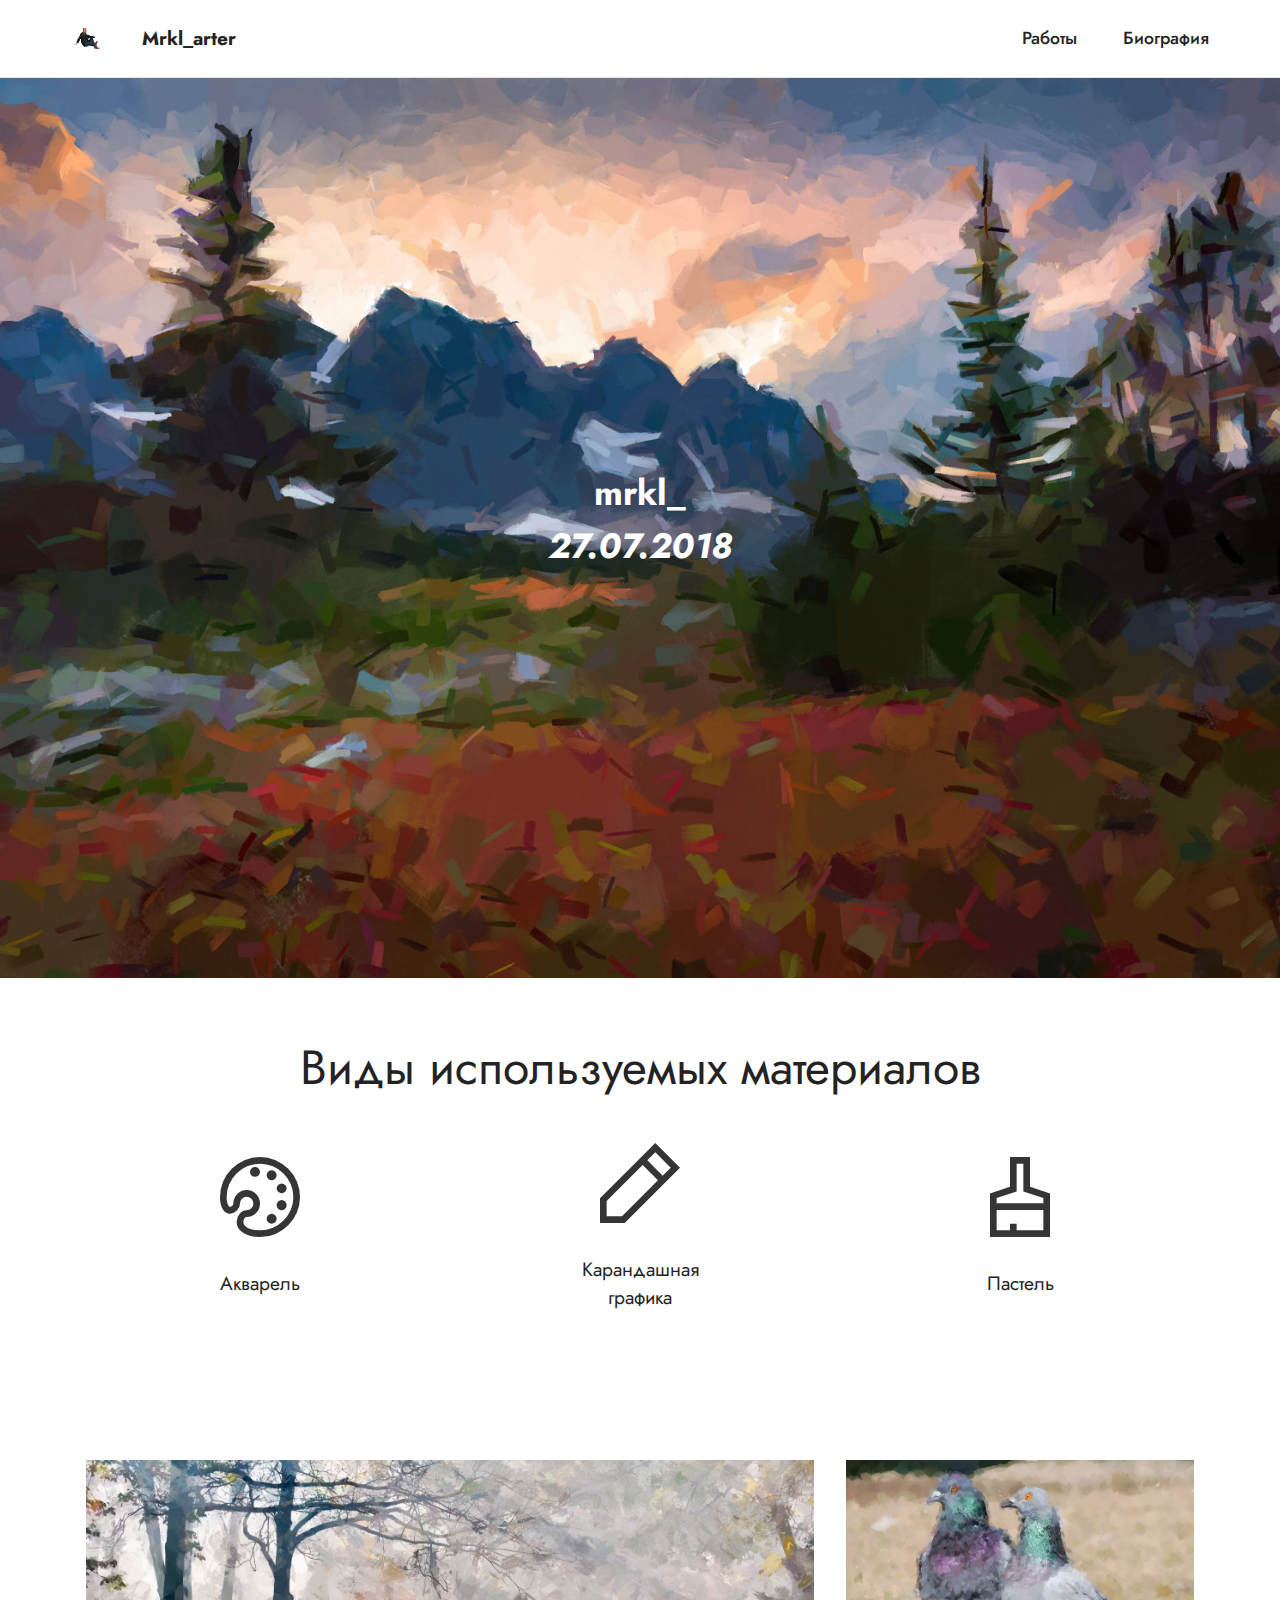
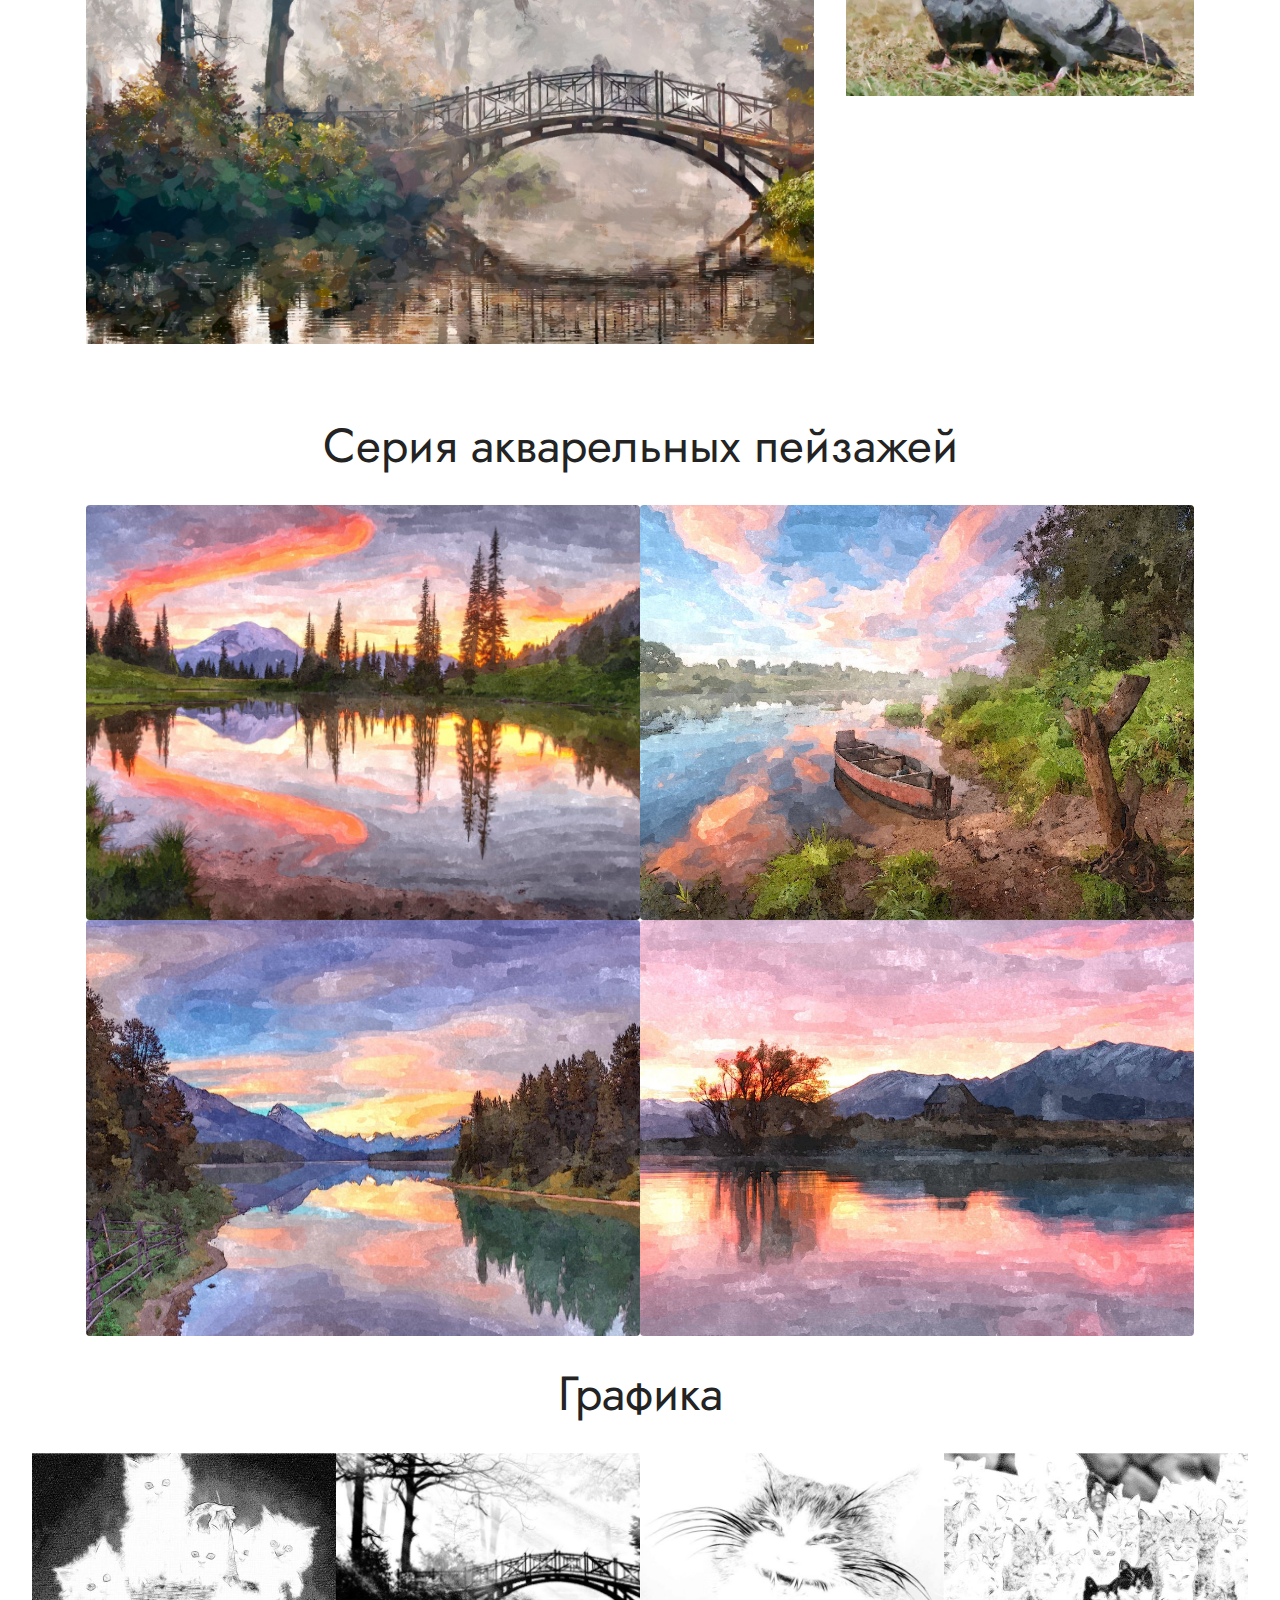
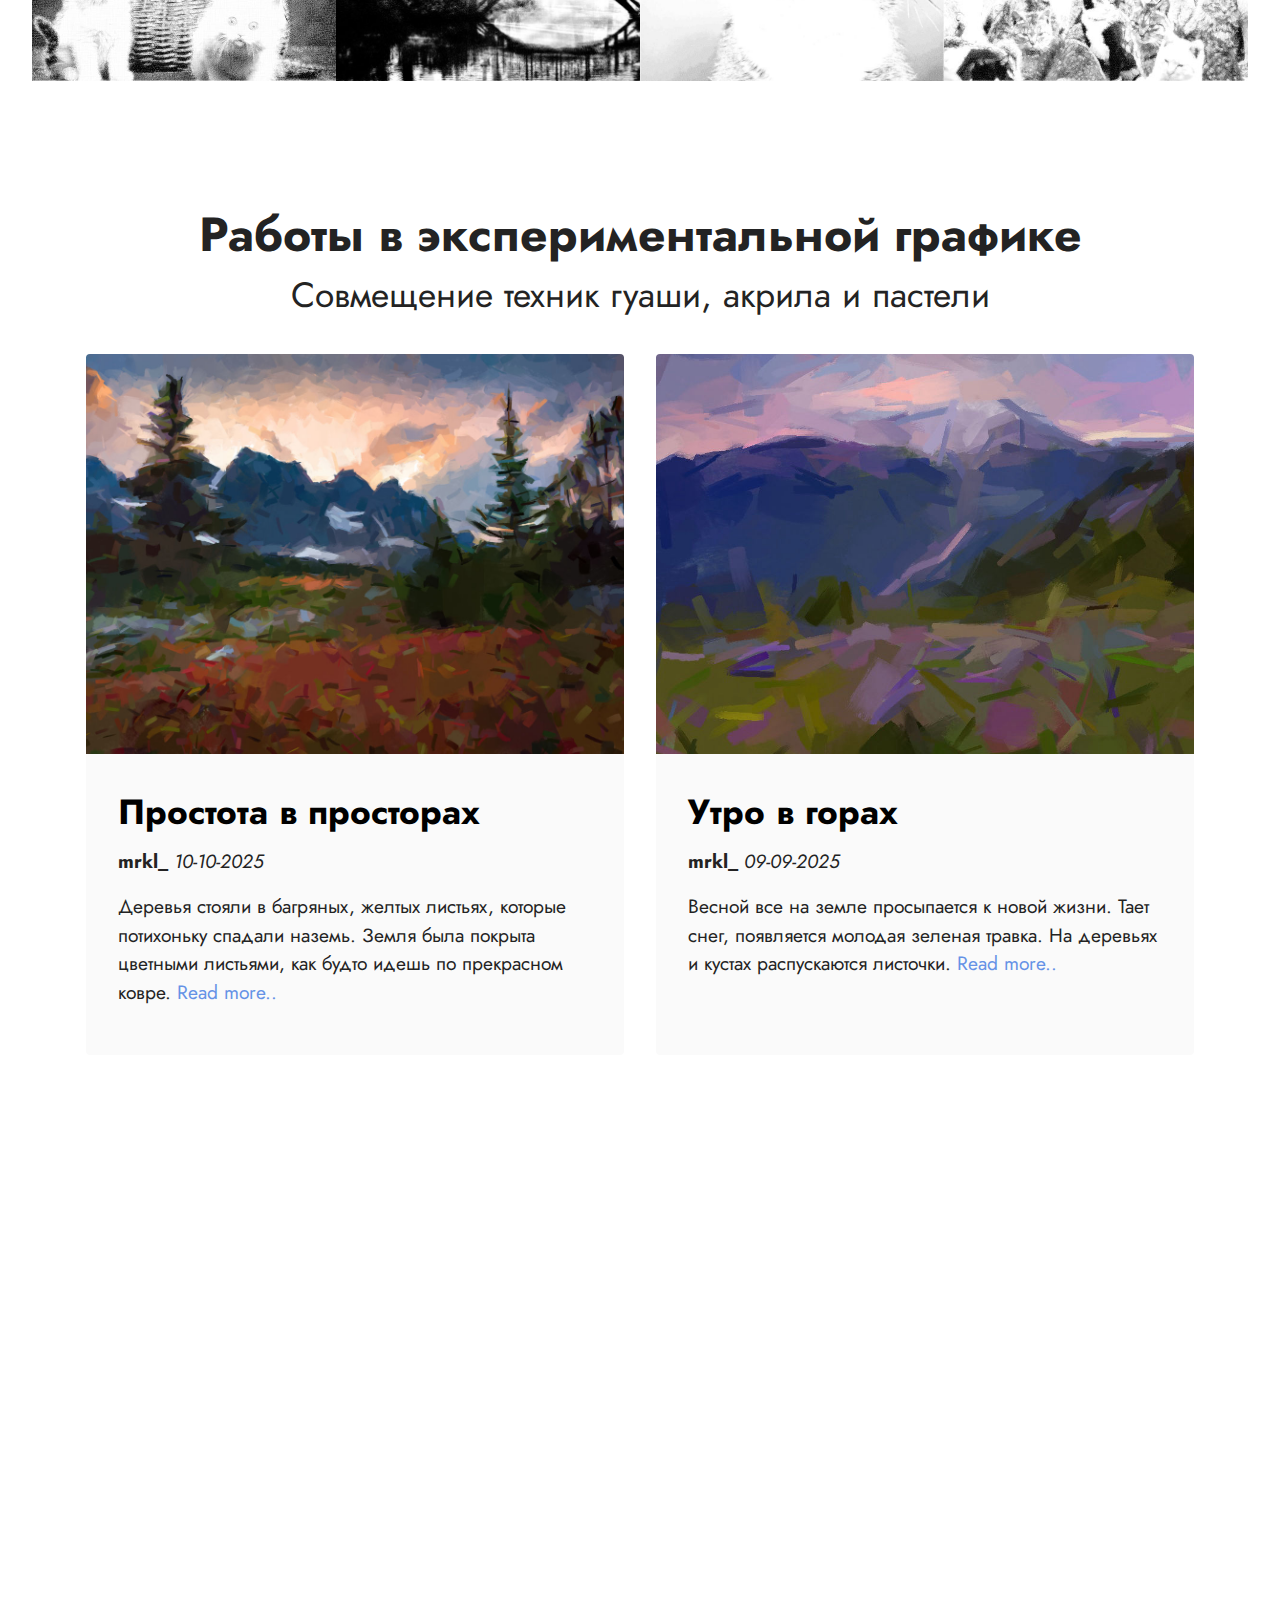
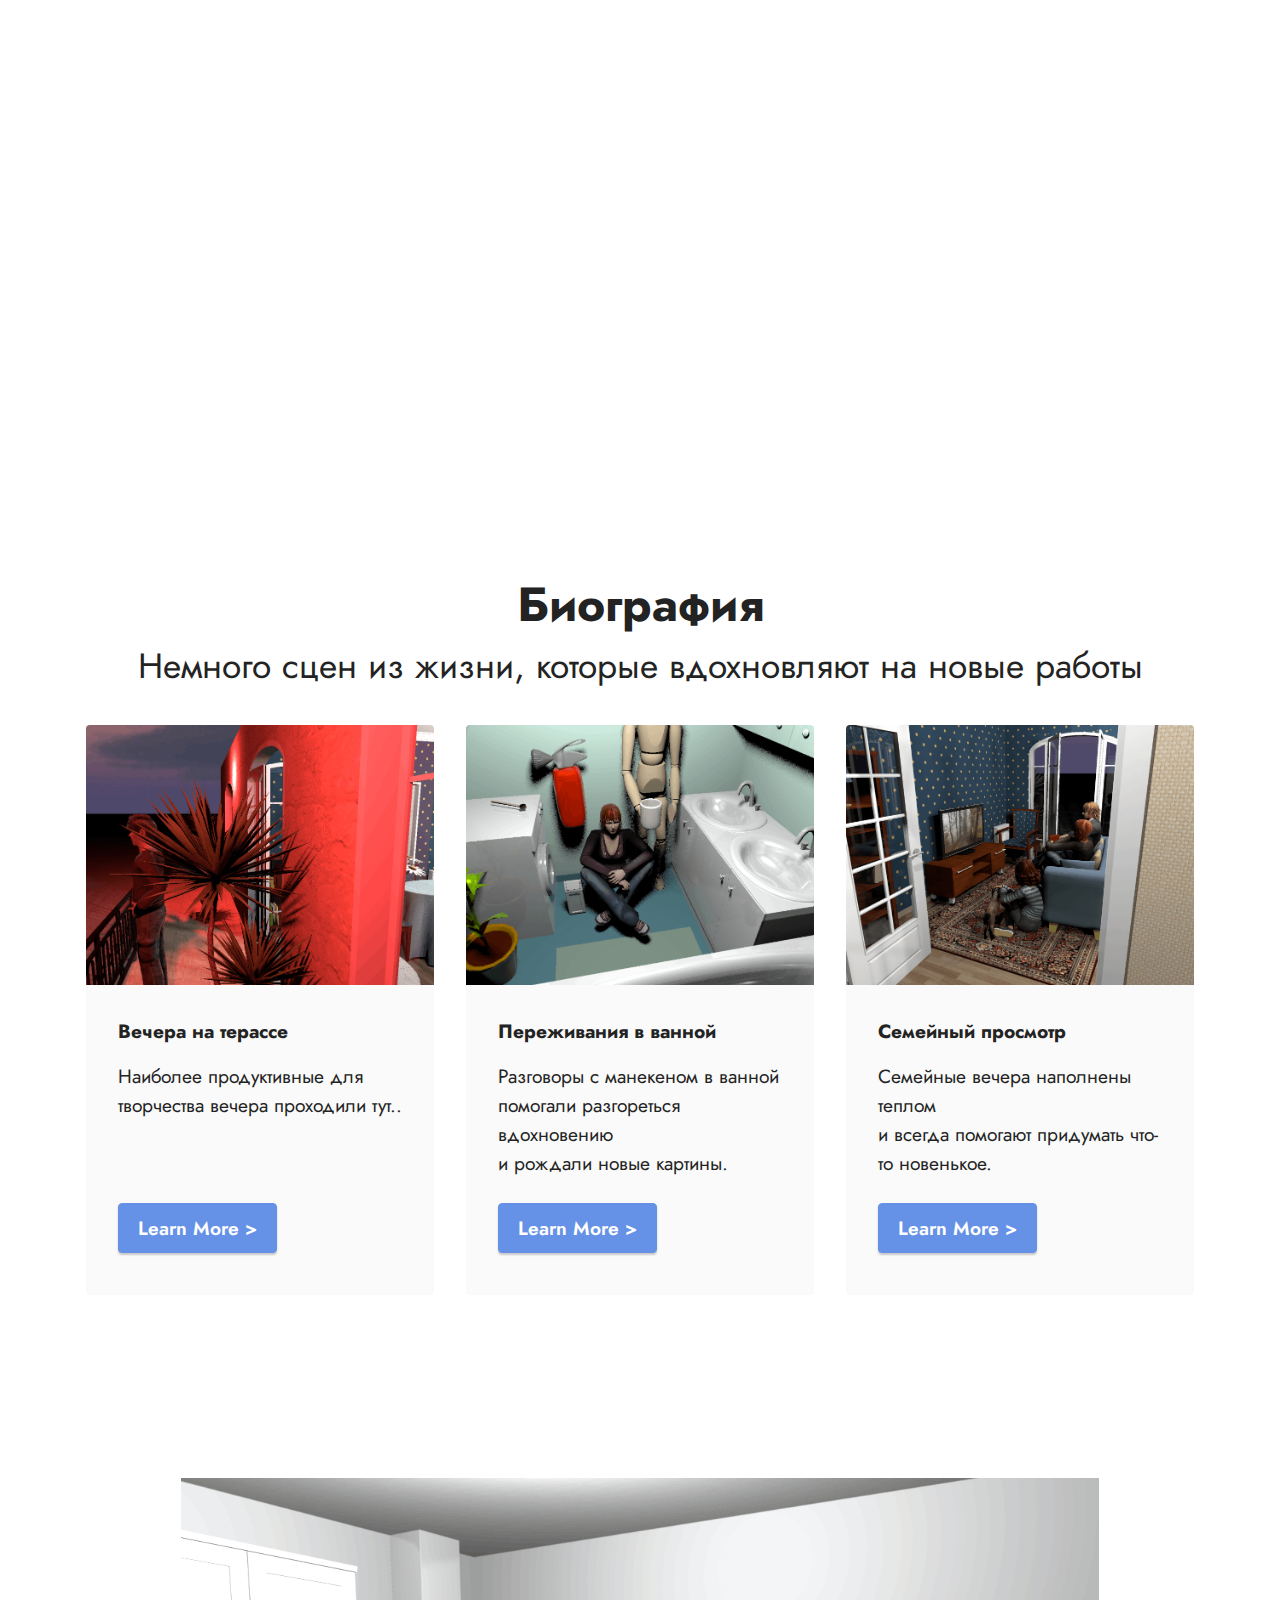
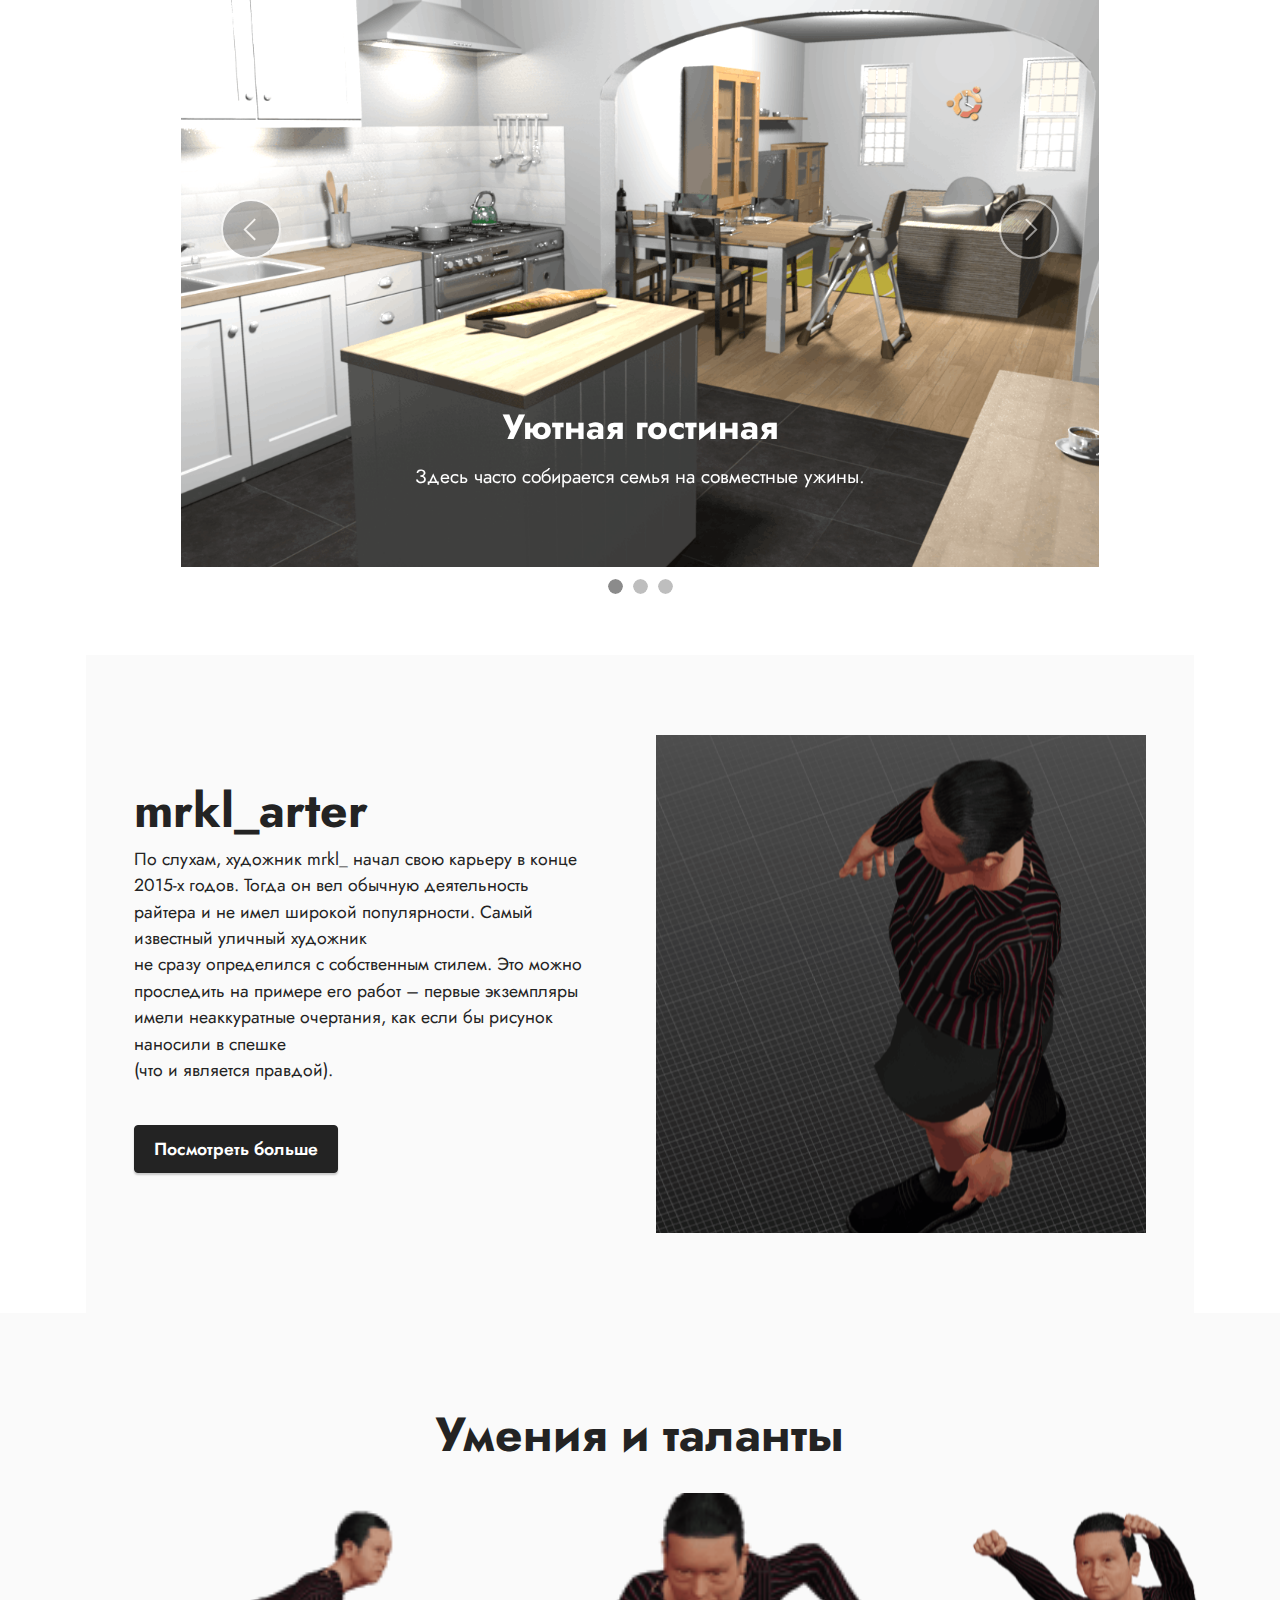
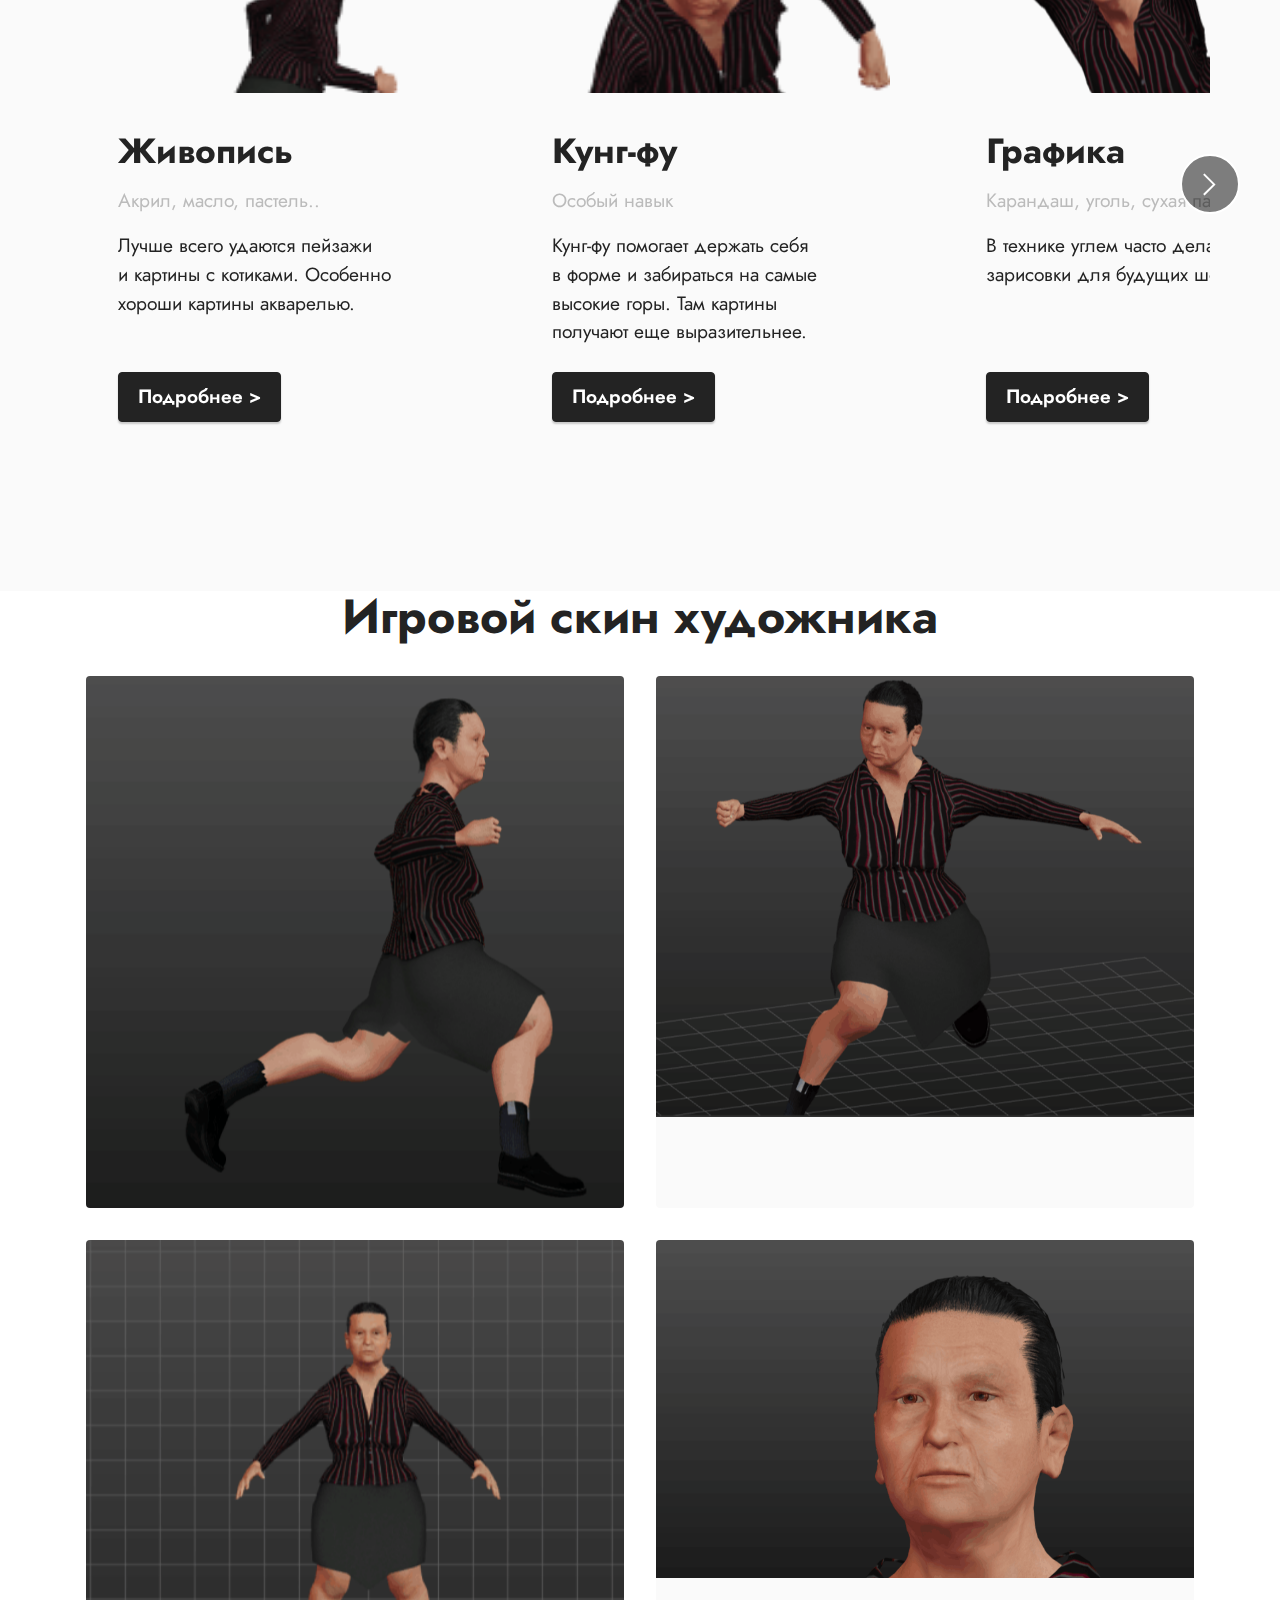
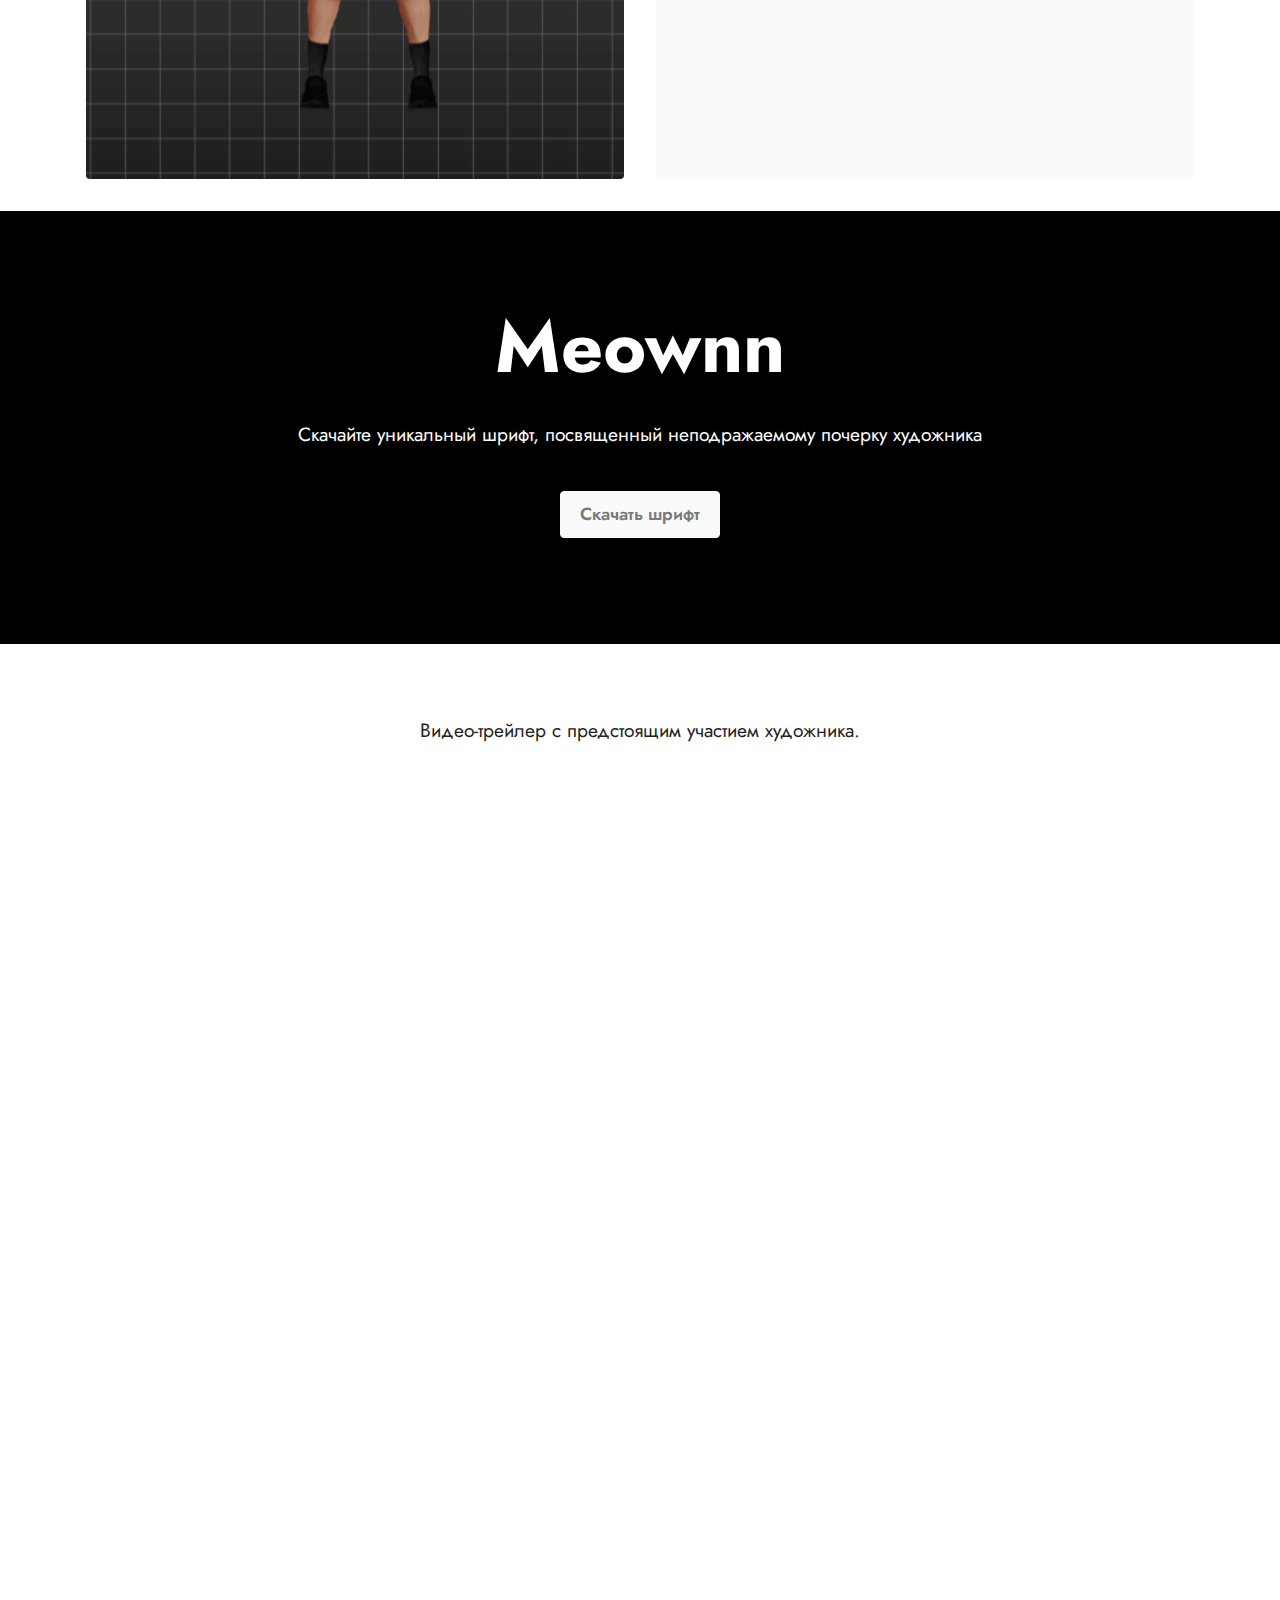
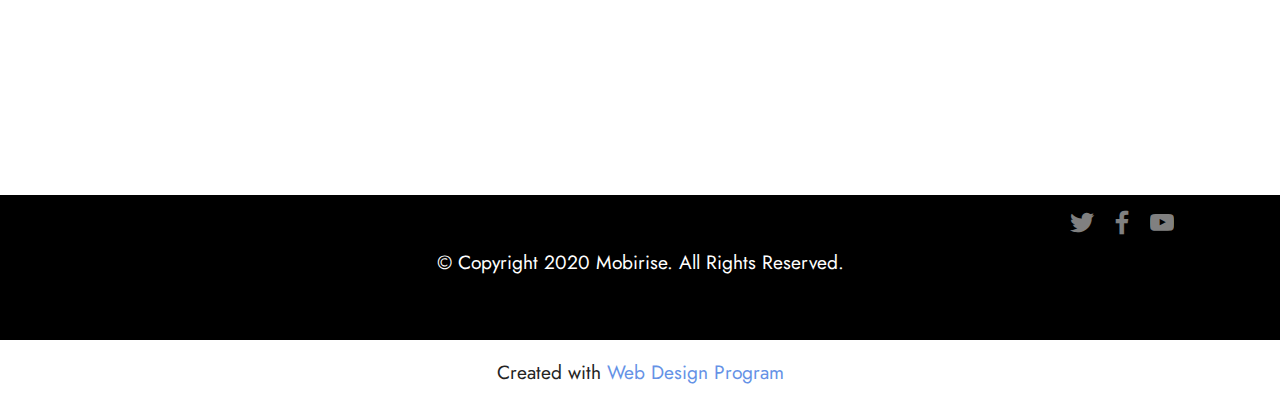
<file: index.html>
<!DOCTYPE html>
<html  >
<head>
  <!-- Site made with Mobirise Website Builder v5.6.13, https://mobirise.com -->
  <meta charset="UTF-8">
  <meta http-equiv="X-UA-Compatible" content="IE=edge">
  <meta name="generator" content="Mobirise v5.6.13, mobirise.com">
  <meta name="twitter:card" content="summary_large_image"/>
  <meta name="twitter:image:src" content="">
  <meta property="og:image" content="">
  <meta name="twitter:title" content="Home">
  <meta name="viewport" content="width=device-width, initial-scale=1, minimum-scale=1">
  <link rel="shortcut icon" href="assets/images/-156x117.png" type="image/x-icon">
  <meta name="description" content="">
  
  
  <title>Home</title>
  <link rel="stylesheet" href="assets/web/assets/mobirise-icons2/mobirise2.css">
  <link rel="stylesheet" href="assets/bootstrap/css/bootstrap.min.css">
  <link rel="stylesheet" href="assets/bootstrap/css/bootstrap-grid.min.css">
  <link rel="stylesheet" href="assets/bootstrap/css/bootstrap-reboot.min.css">
  <link rel="stylesheet" href="assets/parallax/jarallax.css">
  <link rel="stylesheet" href="assets/dropdown/css/style.css">
  <link rel="stylesheet" href="assets/socicon/css/styles.css">
  <link rel="stylesheet" href="assets/theme/css/style.css">
  <link rel="preload" href="https://fonts.googleapis.com/css?family=Jost:100,200,300,400,500,600,700,800,900,100i,200i,300i,400i,500i,600i,700i,800i,900i&display=swap" as="style" onload="this.onload=null;this.rel='stylesheet'">
  <noscript><link rel="stylesheet" href="https://fonts.googleapis.com/css?family=Jost:100,200,300,400,500,600,700,800,900,100i,200i,300i,400i,500i,600i,700i,800i,900i&display=swap"></noscript>
  <link rel="preload" as="style" href="assets/mobirise/css/mbr-additional.css"><link rel="stylesheet" href="assets/mobirise/css/mbr-additional.css" type="text/css">
  
  
  
  
</head>
<body>
  
  <section data-bs-version="5.1" class="menu cid-s48OLK6784" once="menu" id="menu1-h">
    
    <nav class="navbar navbar-dropdown navbar-expand-lg">
        <div class="container-fluid">
            <div class="navbar-brand">
                <span class="navbar-logo">
                    <a href="https://mobiri.se">
                        <img src="assets/images/-156x117.png" alt="Mobirise Website Builder" style="height: 3.8rem;">
                    </a>
                </span>
                <span class="navbar-caption-wrap"><a class="navbar-caption text-black text-primary display-7" href="index.html#header6-p">Mrkl_arter</a></span>
            </div>
            <button class="navbar-toggler" type="button" data-toggle="collapse" data-bs-toggle="collapse" data-target="#navbarSupportedContent" data-bs-target="#navbarSupportedContent" aria-controls="navbarNavAltMarkup" aria-expanded="false" aria-label="Toggle navigation">
                <div class="hamburger">
                    <span></span>
                    <span></span>
                    <span></span>
                    <span></span>
                </div>
            </button>
            <div class="collapse navbar-collapse" id="navbarSupportedContent">
                <ul class="navbar-nav nav-dropdown nav-right" data-app-modern-menu="true"><li class="nav-item"><a class="nav-link link text-black text-primary display-4" href="index.html#image6-u">Работы</a></li>
                    <li class="nav-item"><a class="nav-link link text-black text-primary display-4" href="index.html#features3-1b">Биография</a></li></ul>
                
                
            </div>
        </div>
    </nav>

</section>

<section data-bs-version="5.1" class="header6 cid-toKC6KHcDV mbr-fullscreen" id="header6-p">

    

    
    

    <div class="align-center container">
        <div class="row justify-content-center">
            <div class="col-12 col-lg-10">
                <h1 class="mbr-section-title mbr-fonts-style mbr-white mb-3 display-5"><strong>mrkl_</strong><br><strong><em>27.07.2018</em></strong></h1>
                
                
                
            </div>
        </div>
    </div>
</section>

<section data-bs-version="5.1" class="features13 cid-toKCrv8J2Q" id="features14-s">
    

    
    
    <div class="container">
        <div class="row">
            <div class="col-12">
                <h3 class="mbr-section-title align-center mb-4 mbr-fonts-style display-2">Виды используемых материалов</h3>
            </div>
            <div class="card col-12 col-md-4 col-lg-2 p-3">
                <div class="card-wrapper">
                    <div class="card-box align-center">
                        <span class="mbr-iconfont mobi-mbri-change-style mobi-mbri" style="color: rgb(53, 53, 53); fill: rgb(53, 53, 53);"></span>
                        <h4 class="card-title align-center mbr-black mbr-fonts-style display-7"><strong><a href="index.html#image6-u" class="text-black">Акварель</a></strong></h4>
                    </div>
                </div>
            </div>
            <div class="card p-3 col-12 col-md-4 col-lg-2">
                <div class="card-wrapper">
                    <div class="card-box align-center">
                        <span class="mbr-iconfont mobi-mbri-edit-2 mobi-mbri" style="color: rgb(53, 53, 53); fill: rgb(53, 53, 53);"></span>
                        <h4 class="card-title align-center mbr-black mbr-fonts-style display-7">
                            <strong><a href="index.html#gallery6-w" class="text-black">Карандашная графика</a></strong></h4>
                    </div>
                </div>
            </div>
            <div class="card p-3 col-12 col-md-4 col-lg-2">
                <div class="card-wrapper">
                    <div class="card-box align-center">
                        <span class="mbr-iconfont mobi-mbri-website-theme-2 mobi-mbri" style="color: rgb(53, 53, 53); fill: rgb(53, 53, 53);"></span>
                        <h4 class="card-title align-center mbr-black mbr-fonts-style display-7">
                            <strong><a href="index.html#content1-1g" class="text-black">Пастель</a></strong></h4>
                    </div>
                </div>
            </div>
            
            
            
        </div>
    </div>
</section>

<section data-bs-version="5.1" class="image6 cid-toKCyZklZD" id="image6-u">
    
    
    
    
    
    <div class="container">
        <div class="row">
            <div class="col-12 col-md-12">
                <div class="row">
                    <div class="col-12 col-lg-8">
                        <div class="img-item mb-3">
                            <img src="assets/images/priroda-park-derevya-kusty-rechka-mostik-luchi-romantika-fotosketcher-1695x1126.jpg" alt="Mobirise Website Builder">
                            <div class="img-description mbr-white">
                                <p class="mbr-fonts-style align-center text1 display-5"></p>
                            </div>
                        </div>
                    </div>
                    <div class="col-12 col-lg">
                        <div class="img-item mb-3">
                            <img src="assets/images/1657830048-4-kartinkin-net-p-sizii-golub-zhivotnie-krasivo-foto-6-fotosketcher-816x552.jpg" alt="Mobirise Website Builder">
                            <div class="img-description mbr-white">
                                <p class="mbr-fonts-style align-center text2 display-5"></p>
                            </div>
                        </div>
                    </div>
                </div>
            </div>
        </div>
    </div>
</section>

<section data-bs-version="5.1" class="gallery1 cid-toKCAgqK7n" id="gallery1-v">
    
    
    <div class="container">
        <div class="mbr-section-head">
            <h4 class="mbr-section-title mbr-fonts-style align-center mb-0 display-2">Серия акварельных пейзажей</h4>
            
        </div>
        <div class="row mt-4">
            <div class="item features-image сol-12 col-md-6 col-lg-6">
                <div class="item-wrapper">
                    <div class="item-img">
                        <img src="assets/images/1666820758-1-gas-kvas-com-p-risunki-prirodi-foto-1-fotosketcher-1288x850.jpeg" alt="Mobirise Website Builder">
                    </div>
                    
                    
                </div>
            </div>
            <div class="item features-image сol-12 col-md-6 col-lg-6">
                <div class="item-wrapper">
                    <div class="item-img">
                        <img src="assets/images/00-1753847-fotosketcher-1200x798.jpeg" alt="Mobirise Website Builder">
                    </div>
                    
                    
                </div>
            </div>
            <div class="item features-image сol-12 col-md-6 col-lg-6">
                <div class="item-wrapper">
                    <div class="item-img">
                        <img src="assets/images/beautiful-nature-of-canadas-landscapes-mark-jinks-23-fotosketcher-1024x683.jpeg" alt="Mobirise Website Builder">
                    </div>
                    
                    
                </div>
            </div>
            <div class="item features-image сol-12 col-md-6 col-lg-6">
                <div class="item-wrapper">
                    <div class="item-img">
                        <img src="assets/images/4089-1000x830-fotosketcher-1000x750.jpeg" alt="Mobirise Website Builder" title="">
                    </div>
                    
                    
                </div>
            </div>
        </div>
    </div>
</section>

<section data-bs-version="5.1" class="gallery6 mbr-gallery cid-toKCC3Mitd" id="gallery6-w">
    

    
    

    <div class="container-fluid">
        <div class="mbr-section-head">
            <h3 class="mbr-section-title mbr-fonts-style align-center m-0 display-2">Графика</h3>
            
        </div>
        <div class="row mbr-gallery mt-4">
            <div class="col-12 col-md-6 col-lg-3 item gallery-image">
                <div class="item-wrapper" data-toggle="modal" data-bs-toggle="modal" data-target="#tsft2OlxRe-modal" data-bs-target="#tsft2OlxRe-modal">
                    <img class="w-100" src="assets/images/1654386200-6-adonius-club-p-kotiki-i-kotyata-krasivo-foto-6-fotosketcher-694x443.jpg" alt="Mobirise Website Builder" data-slide-to="0" data-bs-slide-to="0" data-target="#lb-tsft2OlxRe" data-bs-target="#lb-tsft2OlxRe">
                    <div class="icon-wrapper">
                        <span class="mobi-mbri mobi-mbri-search mbr-iconfont mbr-iconfont-btn"></span>
                    </div>
                </div>
                
            </div>
            <div class="col-12 col-md-6 col-lg-3 item gallery-image">
                <div class="item-wrapper" data-toggle="modal" data-bs-toggle="modal" data-target="#tsft2OlxRe-modal" data-bs-target="#tsft2OlxRe-modal">
                    <img class="w-100" src="assets/images/priroda-park-derevya-kusty-rechka-mostik-luchi-romantika-fotosketcher-694x461.jpg" alt="Mobirise Website Builder" data-slide-to="1" data-bs-slide-to="1" data-target="#lb-tsft2OlxRe" data-bs-target="#lb-tsft2OlxRe">
                    <div class="icon-wrapper">
                        <span class="mobi-mbri mobi-mbri-search mbr-iconfont mbr-iconfont-btn"></span>
                    </div>
                </div>
                
            </div>
            <div class="col-12 col-md-6 col-lg-3 item gallery-image">
                <div class="item-wrapper" data-toggle="modal" data-bs-toggle="modal" data-target="#tsft2OlxRe-modal" data-bs-target="#tsft2OlxRe-modal">
                    <img class="w-100" src="assets/images/qpdan-fotosketcher-694x694.jpeg" alt="Mobirise Website Builder" data-slide-to="2" data-bs-slide-to="2" data-target="#lb-tsft2OlxRe" data-bs-target="#lb-tsft2OlxRe">
                    <div class="icon-wrapper">
                        <span class="mobi-mbri mobi-mbri-search mbr-iconfont mbr-iconfont-btn"></span>
                    </div>
                </div>
                
            </div>
            <div class="col-12 col-md-6 col-lg-3 item gallery-image">
                <div class="item-wrapper" data-toggle="modal" data-bs-toggle="modal" data-target="#tsft2OlxRe-modal" data-bs-target="#tsft2OlxRe-modal">
                    <img class="w-100" src="assets/images/v-7d-emjiz0-fotosketcher-694x390.jpg" alt="Mobirise Website Builder" data-slide-to="3" data-bs-slide-to="3" data-target="#lb-tsft2OlxRe" data-bs-target="#lb-tsft2OlxRe">
                    <div class="icon-wrapper">
                        <span class="mobi-mbri mobi-mbri-search mbr-iconfont mbr-iconfont-btn"></span>
                    </div>
                </div>
                
            </div>
        </div>

        <div class="modal mbr-slider" tabindex="-1" role="dialog" aria-hidden="true" id="tsft2OlxRe-modal">
            <div class="modal-dialog" role="document">
                <div class="modal-content">
                    <div class="modal-body">
                        <div class="carousel slide" id="lb-tsft2OlxRe" data-interval="5000" data-bs-interval="5000">
                            <div class="carousel-inner">
                                <div class="carousel-item active">
                                    <img class="d-block w-100" src="assets/images/1654386200-6-adonius-club-p-kotiki-i-kotyata-krasivo-foto-6-fotosketcher-694x443.jpg" alt="Mobirise Website Builder">
                                </div>
                                <div class="carousel-item">
                                    <img class="d-block w-100" src="assets/images/priroda-park-derevya-kusty-rechka-mostik-luchi-romantika-fotosketcher-694x461.jpg" alt="Mobirise Website Builder">
                                </div>
                                <div class="carousel-item">
                                    <img class="d-block w-100" src="assets/images/qpdan-fotosketcher-694x694.jpeg" alt="Mobirise Website Builder">
                                </div>
                                <div class="carousel-item">
                                    <img class="d-block w-100" src="assets/images/v-7d-emjiz0-fotosketcher-694x390.jpg" alt="Mobirise Website Builder">
                                </div>
                            </div>
                            <ol class="carousel-indicators">
                                <li data-slide-to="0" data-bs-slide-to="0" class="active" data-target="#lb-tsft2OlxRe" data-bs-target="#lb-tsft2OlxRe"></li>
                                <li data-slide-to="1" data-bs-slide-to="1" data-target="#lb-tsft2OlxRe" data-bs-target="#lb-tsft2OlxRe"></li>
                                <li data-slide-to="2" data-bs-slide-to="2" data-target="#lb-tsft2OlxRe" data-bs-target="#lb-tsft2OlxRe"></li>
                                <li data-slide-to="3" data-bs-slide-to="3" data-target="#lb-tsft2OlxRe" data-bs-target="#lb-tsft2OlxRe"></li>
                            </ol>
                            <a role="button" href="" class="close" data-dismiss="modal" data-bs-dismiss="modal" aria-label="Close">
                            </a>
                            <a class="carousel-control-prev carousel-control" role="button" data-slide="prev" data-bs-slide="prev" href="#lb-tsft2OlxRe">
                                <span class="mobi-mbri mobi-mbri-arrow-prev" aria-hidden="true"></span>
                                <span class="sr-only visually-hidden">Previous</span>
                            </a>
                            <a class="carousel-control-next carousel-control" role="button" data-slide="next" data-bs-slide="next" href="#lb-tsft2OlxRe">
                                <span class="mobi-mbri mobi-mbri-arrow-next" aria-hidden="true"></span>
                                <span class="sr-only visually-hidden">Next</span>
                            </a>
                        </div>
                    </div>
                </div>
            </div>
        </div>
    </div>
</section>

<section data-bs-version="5.1" class="content1 cid-ts5xMzI5h9" id="content1-1g">
    
    
    <div class="container">
        <div class="mbr-section-head">
            <h4 class="mbr-section-title mbr-fonts-style align-center mb-0 display-2"><strong>Работы в экспериментальной графике</strong></h4>
            <h5 class="mbr-section-subtitle mbr-fonts-style align-center mb-0 mt-2 display-5">Совмещение техник гуаши, акрила и пастели</h5>
        </div>
        <div class="row mt-4">
            <div class="item features-image сol-12 col-md-6 col-lg-6">
                <div class="item-wrapper">
                    <div class="item-img">
                        <img src="assets/images/1655365056-1-gas-kvas-com-p-foto-peizazhi-prirodi-1-fotosketcher-1256x837.jpg" alt="Mobirise Website Builder" title="">
                    </div>
                    <div class="item-content">
                        <h5 class="item-title mbr-fonts-style display-5"><strong>Простота в просторах</strong></h5>
                        <h6 class="item-subtitle mbr-fonts-style mt-1 display-7">
                            <strong>mrkl_</strong><em>&nbsp;10-10-2025</em></h6>
                        <p class="mbr-text mbr-fonts-style mt-3 display-7">Деревья стояли в багряных, желтых листьях, которые потихоньку спадали наземь. Земля была покрыта цветными листьями, как будто идешь по прекрасном ковре.&nbsp;<a href="#" class="text-primary">Read more..</a></p>
                    </div>
                    
                </div>
            </div>
            <div class="item features-image сol-12 col-md-6 col-lg-6">
                <div class="item-wrapper">
                    <div class="item-img">
                        <img src="assets/images/0d-picture-20df317f-fotosketcher-896x690.jpg" alt="Mobirise Website Builder" title="">
                    </div>
                    <div class="item-content">
                        <h5 class="item-title mbr-fonts-style display-5"><strong>Утро в горах</strong></h5>
                        <h6 class="item-subtitle mbr-fonts-style mt-1 display-7"><strong>mrkl_&nbsp;</strong><em>09-09-2025</em></h6>
                        <p class="mbr-text mbr-fonts-style mt-3 display-7">Весной все на земле просыпается к новой жизни. Тает снег, появляется молодая зеленая травка. На деревьях и кустах распускаются листочки.&nbsp;<a href="#top" class="text-primary">Read more..</a><br></p>
                    </div>
                    
                </div>
            </div>


        </div>
    </div>
</section>

<section data-bs-version="5.1" class="countdown4 cid-toKCUwqd4x mbr-fullscreen mbr-parallax-background" id="countdown4-10">
    

    
    
    <div class="container">
        <div class="row justify-content-center">
            <div class="col-lg-8">
                <h3 class="mbr-section-title mb-5 align-center mbr-fonts-style display-2"></h3>
                
                <div class="countdown-cont align-center mb-5">
                    <div class="daysCountdown col-xs-3 col-sm-3 col-md-3" title="Days"></div>
                    <div class="hoursCountdown col-xs-3 col-sm-3 col-md-3" title="Hours"></div>
                    <div class="minutesCountdown col-xs-3 col-sm-3 col-md-3" title="Minutes"></div>
                    <div class="secondsCountdown col-xs-3 col-sm-3 col-md-3" title="Seconds"></div>
                    <div class="countdown" data-due-date="31.12.202"></div>
                </div>
                <p class="mbr-text mb-5 align-center mbr-fonts-style display-7">
                    Следите за обновлениями в соцсетях</p>
                <div class="icons-menu row justify-content-center display-7">
                    
                    
                    
                    
                <div class="soc-item col-auto">
                        <a href="index.html" target="_blank" class="social__link">
                            <span class="mbr-iconfont mobi-mbri-github mobi-mbri"></span>
                        </a>
                    </div><div class="soc-item col-auto">
                        <a href="index.html" target="_blank" class="social__link">
                            <span class="mbr-iconfont mobi-mbri-smile-face mobi-mbri"></span>
                        </a>
                    </div><div class="soc-item col-auto">
                        <a href="index.html" target="_blank" class="social__link">
                            <span class="mbr-iconfont mobi-mbri-preview mobi-mbri"></span>
                        </a>
                    </div><div class="soc-item col-auto">
                        <a href="index.html" target="_blank" class="social__link">
                            <span class="mbr-iconfont mobi-mbri-rocket mobi-mbri"></span>
                        </a>
                    </div></div>
                
            </div>
        </div>
    </div>
</section>

<section data-bs-version="5.1" class="features3 cid-ts5xzJQZei" id="features3-1b">
    
    
    <div class="container">
        <div class="mbr-section-head">
            <h4 class="mbr-section-title mbr-fonts-style align-center mb-0 display-2">
                <strong>Биография</strong></h4>
            <h5 class="mbr-section-subtitle mbr-fonts-style align-center mb-0 mt-2 display-5">Немного сцен из жизни, которые вдохновляют на новые работы</h5>
        </div>
        <div class="row mt-4">
            <div class="item features-image сol-12 col-md-6 col-lg-4">
                <div class="item-wrapper">
                    <div class="item-img">
                        <img src="assets/images/34-815x611.png" alt="Mobirise Website Builder">
                    </div>
                    <div class="item-content">
                        <h5 class="item-title mbr-fonts-style display-7"><strong>Вечера на терассе</strong></h5>
                        
                        <p class="mbr-text mbr-fonts-style mt-3 display-7">Наиболее продуктивные для творчества вечера проходили тут..</p>
                    </div>
                    <div class="mbr-section-btn item-footer mt-2"><a href="" class="btn btn-primary item-btn display-7" target="_blank">Learn More
                            &gt;</a></div>
                </div>
            </div>
            <div class="item features-image сol-12 col-md-6 col-lg-4">
                <div class="item-wrapper">
                    <div class="item-img">
                        <img src="assets/images/-815x611.png" alt="Mobirise Website Builder">
                    </div>
                    <div class="item-content">
                        <h5 class="item-title mbr-fonts-style display-7"><strong>Переживания в ванной</strong></h5>
                        
                        <p class="mbr-text mbr-fonts-style mt-3 display-7">Разговоры с манекеном в ванной помогали разгореться вдохновению <br>и рождали новые картины.</p>
                    </div>
                    <div class="mbr-section-btn item-footer mt-2"><a href="" class="btn btn-primary item-btn display-7" target="_blank">Learn More
                            &gt;</a></div>
                </div>
            </div>
            <div class="item features-image сol-12 col-md-6 col-lg-4">
                <div class="item-wrapper">
                    <div class="item-img">
                        <img src="assets/images/3-2-815x611.png" alt="Mobirise Website Builder">
                    </div>
                    <div class="item-content">
                        <h5 class="item-title mbr-fonts-style display-7"><strong>Семейный просмотр</strong></h5>
                        
                        <p class="mbr-text mbr-fonts-style mt-3 display-7">Семейные вечера наполнены теплом&nbsp;<br>и всегда помогают придумать что-то новенькое.</p>
                    </div>
                    <div class="mbr-section-btn item-footer mt-2"><a href="" class="btn btn-primary item-btn display-7" target="_blank">Learn More
                            &gt;</a></div>
                </div>
            </div>
        </div>
    </div>
</section>

<section data-bs-version="5.1" class="slider2 cid-ts5xT65Tx6" id="slider2-1h">
    

    
    <div class="container">
        <div class="row justify-content-center">
            <div class="col-12 col-md-10">
                <div class="carousel slide" id="tsft2Qwkp7" data-interval="5000" data-bs-interval="5000">
                    
                    <ol class="carousel-indicators">
                        <li data-slide-to="0" data-bs-slide-to="0" class="active" data-target="#tsft2Qwkp7" data-bs-target="#tsft2Qwkp7"></li>
                        <li data-slide-to="1" data-bs-slide-to="1" data-target="#tsft2Qwkp7" data-bs-target="#tsft2Qwkp7"></li>
                        <li data-slide-to="2" data-bs-slide-to="2" data-target="#tsft2Qwkp7" data-bs-target="#tsft2Qwkp7"></li>
                    </ol>
                    <div class="carousel-inner">
                        <div class="carousel-item slider-image item active">
                            <div class="item-wrapper">
                                <img class="d-block w-100" src="assets/images/-7-1210x908.png" alt="Mobirise Website Builder">
                                <div class="carousel-caption d-none d-md-block">
                                    <h5 class="mbr-section-subtitle mbr-fonts-style display-5"><strong>Уютная гостиная</strong></h5>
                                    <p class="mbr-section-text mbr-fonts-style display-7">
                                        Здесь часто собирается семья на совместные ужины.</p>
                                </div>
                            </div>
                        </div>
                        <div class="carousel-item slider-image item">
                            <div class="item-wrapper">
                                <img class="d-block w-100" src="assets/images/4-1800x1350.png" alt="Mobirise Website Builder">
                                <div class="carousel-caption d-none d-md-block">
                                    <h5 class="mbr-section-subtitle mbr-fonts-style display-5">
                                        <strong>Детская брата</strong></h5>
                                    <p class="mbr-section-text mbr-fonts-style display-7">
                                        Здесь живет младший брат.</p>
                                </div>
                            </div>
                        </div>
                        <div class="carousel-item slider-image item">
                            <div class="item-wrapper">
                                <img class="d-block w-100" src="assets/images/-870x653.png" alt="Mobirise Website Builder">
                                <div class="carousel-caption d-none d-md-block">
                                    <h5 class="mbr-section-subtitle mbr-fonts-style display-5">
                                        <strong>Пугающая гостиная №2</strong></h5>
                                    <p class="mbr-section-text mbr-fonts-style display-7">
                                        Рассматривание предметов в полумраке нагоняет страх.</p>
                                </div>
                            </div>
                        </div>
                    </div>
                    <a class="carousel-control carousel-control-prev" role="button" data-slide="prev" data-bs-slide="prev" href="#tsft2Qwkp7">
                        <span class="mobi-mbri mobi-mbri-arrow-prev" aria-hidden="true"></span>
                        <span class="sr-only visually-hidden">Previous</span>
                    </a>
                    <a class="carousel-control carousel-control-next" role="button" data-slide="next" data-bs-slide="next" href="#tsft2Qwkp7">
                        <span class="mobi-mbri mobi-mbri-arrow-next" aria-hidden="true"></span>
                        <span class="sr-only visually-hidden">Next</span>
                    </a>
                </div>
            </div>
        </div>
    </div>
</section>

<section data-bs-version="5.1" class="features15 cid-tsaJrT8JeZ" id="features16-1n">

    

    
    
    <div class="container">
        <div class="content-wrapper">
            <div class="row align-items-center">
                <div class="col-12 col-lg">
                    <div class="text-wrapper">
                        <h6 class="card-title mbr-fonts-style display-2">
                            <strong>mrkl_arter</strong>
                        </h6>
                        <p class="mbr-text mbr-fonts-style mb-4 display-4">По слухам, художник mrkl_ начал свою карьеру в конце 2015-х годов. Тогда он вел обычную деятельность райтера и не имел широкой популярности. Самый известный уличный художник
<br>не сразу определился с собственным стилем. Это можно <br>проследить на примере его работ – первые экземпляры имели неаккуратные очертания, как если бы рисунок наносили в спешке <br>(что и является правдой).</p>
                        <div class="mbr-section-btn mt-3"><a class="btn btn-black display-4" href="index.html#slider5-1e">Посмотреть больше</a></div>
                    </div>
                </div>
                <div class="col-12 col-lg-6">
                    <div class="image-wrapper">
                        <img src="assets/images/2023-01-05-19-1160x653.png" alt="Mobirise Website Builder">
                    </div>
                </div>
            </div>
        </div>
    </div>
</section>

<section data-bs-version="5.1" class="slider5 mbr-embla cid-ts5xIhLmMm" id="slider5-1e">
    
    
    <div class="position-relative">
        <div class="mbr-section-head">
            <h4 class="mbr-section-title mbr-fonts-style align-center mb-0 display-2">
                <strong>Умения и таланты</strong></h4>
            
        </div>
        <div class="embla mt-4" data-skip-snaps="true" data-align="center" data-contain-scroll="trimSnaps" data-auto-play="true" data-auto-play-interval="8" data-draggable="true">
            <div class="embla__viewport container">
                <div class="embla__container">
                    <div class="embla__slide slider-image item" style="margin-left: 2rem; margin-right: 2rem;">
                        <div class="slide-content">
                            <div class="item-img">
                                <div class="item-wrapper">
                                    <img src="assets/images/-600x188.png" alt="Mobirise Website Builder" title="">
                                </div>
                            </div>
                            <div class="item-content">
                                <h5 class="item-title mbr-fonts-style display-5"><strong>Живопись</strong></h5>
                                <h6 class="item-subtitle mbr-fonts-style mt-1 display-7">Акрил, масло, пастель..</h6>
                                <p class="mbr-text mbr-fonts-style mt-3 display-7">Лучше всего удаются пейзажи <br>и картины с котиками. Особенно хороши картины акварелью.</p>
                            </div>
                            <div class="mbr-section-btn item-footer mt-2"><a href="index.html#header6-p" class="btn item-btn btn-black display-7" target="_blank">Подробнее &gt;</a></div>
                        </div>
                    </div>
                    <div class="embla__slide slider-image item" style="margin-left: 2rem; margin-right: 2rem;">
                        <div class="slide-content">
                            <div class="item-img">
                                <div class="item-wrapper">
                                    <img src="assets/images/-600x144.png" alt="Mobirise Website Builder" title="">
                                </div>
                            </div>
                            <div class="item-content">
                                <h5 class="item-title mbr-fonts-style display-5"><strong>Кунг-фу</strong></h5>
                                <h6 class="item-subtitle mbr-fonts-style mt-1 display-7">
                                    Особый навык</h6>
                                <p class="mbr-text mbr-fonts-style mt-3 display-7">Кунг-фу помогает держать себя <br>в форме и забираться на самые высокие горы. Там картины получают еще выразительнее.</p>
                            </div>
                            <div class="mbr-section-btn item-footer mt-2"><a href="index.html#header6-p" class="btn item-btn btn-black display-7" target="_blank">Подробнее &gt;</a></div>
                        </div>
                    </div>
                    <div class="embla__slide slider-image item" style="margin-left: 2rem; margin-right: 2rem;">
                        <div class="slide-content">
                            <div class="item-img">
                                <div class="item-wrapper">
                                    <img src="assets/images/-1256x393.png" alt="Mobirise Website Builder" title="">
                                </div>
                            </div>
                            <div class="item-content">
                                <h5 class="item-title mbr-fonts-style display-5"><strong>Графика</strong></h5>
                                <h6 class="item-subtitle mbr-fonts-style mt-1 display-7">Карандаш, уголь, сухая пастель</h6>
                                <p class="mbr-text mbr-fonts-style mt-3 display-7">В технике углем часто делаются зарисовки для будущих шедевров.&nbsp;<br></p>
                            </div>
                            <div class="mbr-section-btn item-footer mt-2"><a href="index.html#header6-p" class="btn item-btn btn-black display-7" target="_blank">Подробнее &gt;</a></div>
                        </div>
                    </div>
                    <div class="embla__slide slider-image item" style="margin-left: 2rem; margin-right: 2rem;">
                        <div class="slide-content">
                            <div class="item-img">
                                <div class="item-wrapper">
                                    <img src="assets/images/-600x144.png" alt="Mobirise Website Builder" title="">
                                </div>
                            </div>
                            <div class="item-content">
                                <h5 class="item-title mbr-fonts-style display-5"><strong>Диджитал</strong></h5>
                                <h6 class="item-subtitle mbr-fonts-style mt-1 display-7">Начальный скилл</h6>
                                <p class="mbr-text mbr-fonts-style mt-3 display-7">Работы в диджитале пока в самом начале своего пути, но они уже выглядят довольно неплохо.<br></p>
                            </div>
                            <div class="mbr-section-btn item-footer mt-2"><a href="index.html#header6-p" class="btn item-btn btn-black display-7" target="_blank">Подробнее &gt;</a></div>
                        </div>
                    </div>
                </div>
            </div>
            <button class="embla__button embla__button--prev">
                <span class="mobi-mbri mobi-mbri-arrow-prev mbr-iconfont" aria-hidden="true"></span>
                <span class="sr-only visually-hidden visually-hidden">Previous</span>
            </button>
            <button class="embla__button embla__button--next">
                <span class="mobi-mbri mobi-mbri-arrow-next mbr-iconfont" aria-hidden="true"></span>
                <span class="sr-only visually-hidden visually-hidden">Next</span>
            </button>
        </div>
    </div>
</section>

<section data-bs-version="5.1" class="gallery1 cid-tsaJdIuhcu" id="gallery1-1l">
    
    
    <div class="container">
        <div class="mbr-section-head">
            <h4 class="mbr-section-title mbr-fonts-style align-center mb-0 display-2"><strong>Игровой скин художника</strong></h4>
            
        </div>
        <div class="row mt-4">
            <div class="item features-image сol-12 col-md-6 col-lg-6">
                <div class="item-wrapper">
                    <div class="item-img">
                        <img src="assets/images/2023-01-05-18-1288x725.png" alt="Mobirise Website Builder">
                    </div>
                    
                    
                </div>
            </div>
            <div class="item features-image сol-12 col-md-6 col-lg-6">
                <div class="item-wrapper">
                    <div class="item-img">
                        <img src="assets/images/2023-01-05-17-1288x725.png" alt="Mobirise Website Builder">
                    </div>
                    
                    
                </div>
            </div>
            <div class="item features-image сol-12 col-md-6 col-lg-6">
                <div class="item-wrapper">
                    <div class="item-img">
                        <img src="assets/images/2023-01-05-13-1256x707.png" alt="Mobirise Website Builder">
                    </div>
                    
                    
                </div>
            </div>
            <div class="item features-image сol-12 col-md-6 col-lg-6">
                <div class="item-wrapper">
                    <div class="item-img">
                        <img src="assets/images/2023-01-05-7-1256x707.png" alt="Mobirise Website Builder" title="">
                    </div>
                    
                    
                </div>
            </div>
        </div>
    </div>
</section>

<section data-bs-version="5.1" class="info3 cid-tqDkU3pUPK" id="info3-12">

    

    
    

    <div class="container">
        <div class="row justify-content-center">
            <div class="card col-12 col-lg-10">
                <div class="card-wrapper">
                    <div class="card-box align-center">
                        <h4 class="card-title mbr-fonts-style align-center mb-4 display-1"><strong>Meownn</strong></h4>
                        <p class="mbr-text mbr-fonts-style mb-4 display-7">
                            Скачайте уникальный шрифт, посвященный неподражаемому почерку художника</p>
                        <div class="mbr-section-btn mt-3"><a class="btn btn-white display-4" href="https://drive.google.com/file/d/1MjB0I9cJ7hhJrJ_GnREHM87qPDQWl_6i/view?usp=sharing">Cкачать шрифт</a></div>
                    </div>
                </div>
            </div>
        </div>
    </div>
</section>

<section data-bs-version="5.1" class="video2 cid-tqQUCG4TGx" id="video2-19">
    
    
    
    <div class="container-fluid">
        <div class="mbr-section-head">
            <h4 class="mbr-section-title mbr-fonts-style mb-0 display-2"></h4>
            <h5 class="mbr-section-subtitle mbr-fonts-style mb-0 mt-2 display-7">Видео-трейлер с предстоящим участием художника.</h5>
        </div>
        <div class="row justify-content-center mt-4">
            <div class="col-12 col-md-8 video-block">
                <div class="video-wrapper"><iframe class="mbr-embedded-video" src="https://www.youtube.com/embed/wEAdvM4zgXM?rel=0&amp;amp;mute=1&amp;showinfo=0&amp;autoplay=1&amp;loop=0" width="1280" height="720" frameborder="0" allowfullscreen></iframe></div>
                <p class="mbr-text pt-2 mbr-fonts-style display-4"></p>
            </div>
        </div>
    </div>
</section>

<section data-bs-version="5.1" class="map2 cid-toKCLucrj9" id="map2-y">
    

    
    
    <div>
        
        <div class="google-map"><iframe frameborder="0" style="border:0" src="https://www.google.com/maps/embed?pb=!1m18!1m12!1m3!1d1164.4387445216928!2d60.6096980938129!3d56.83988554826028!2m3!1f0!2f0!3f0!3m2!1i1024!2i768!4f13.1!3m3!1m2!1s0x43c16e87d87df997%3A0x5375e42a9ad747f3!2z0KPRgNCw0LvRjNGB0LrQuNC5INCz0L7RgdGD0LTQsNGA0YHRgtCy0LXQvdC90YvQuSDQsNGA0YXQuNGC0LXQutGC0YPRgNC90L4t0YXRg9C00L7QttC10YHRgtCy0LXQvdC90YvQuSDRg9C90LjQstC10YDRgdC40YLQtdGC!5e0!3m2!1sru!2sru!4v1669883420709!5m2!1sru!2sru" allowfullscreen=""></iframe></div>
    </div>
</section>

<section data-bs-version="5.1" class="footer3 cid-s48P1Icc8J" once="footers" id="footer3-i">

    

    

    <div class="container">
        <div class="media-container-row align-center mbr-white">
            <div class="row row-links">
                <ul class="foot-menu">
                    
                    
                    
                    
                    
                <li class="foot-menu-item mbr-fonts-style display-7"></li></ul>
            </div>
            <div class="row social-row">
                <div class="social-list align-right pb-2">
                    
                    
                    
                    
                    
                    
                <div class="soc-item">
                        <a href="https://twitter.com/mobirise" target="_blank">
                            <span class="socicon-twitter socicon mbr-iconfont mbr-iconfont-social"></span>
                        </a>
                    </div><div class="soc-item">
                        <a href="https://www.facebook.com/pages/Mobirise/1616226671953247" target="_blank">
                            <span class="socicon-facebook socicon mbr-iconfont mbr-iconfont-social"></span>
                        </a>
                    </div><div class="soc-item">
                        <a href="https://www.youtube.com/c/mobirise" target="_blank">
                            <span class="socicon-youtube socicon mbr-iconfont mbr-iconfont-social"></span>
                        </a>
                    </div></div>
            </div>
            <div class="row row-copirayt">
                <p class="mbr-text mb-0 mbr-fonts-style mbr-white align-center display-7">
                    © Copyright 2020 Mobirise. All Rights Reserved.
                </p>
            </div>
        </div>
    </div>
</section><section class="display-7" style="padding: 0;align-items: center;justify-content: center;flex-wrap: wrap;    align-content: center;display: flex;position: relative;height: 4rem;"><a href="https://mobiri.se/2915401" style="flex: 1 1;height: 4rem;position: absolute;width: 100%;z-index: 1;"><img alt="" style="height: 4rem;" src="[data-uri]"></a><p style="margin: 0;text-align: center;" class="display-7">Created with &#8204;</p><a style="z-index:1" href="https://mobirise.com/builder/web-design-program.html">Web Design Program</a></section><script src="assets/bootstrap/js/bootstrap.bundle.min.js"></script>  <script src="assets/parallax/jarallax.js"></script>  <script src="assets/smoothscroll/smooth-scroll.js"></script>  <script src="assets/ytplayer/index.js"></script>  <script src="assets/dropdown/js/navbar-dropdown.js"></script>  <script src="assets/countdown/countdown.js"></script>  <script src="assets/embla/embla.min.js"></script>  <script src="assets/embla/script.js"></script>  <script src="assets/playervimeo/vimeo_player.js"></script>  <script src="assets/theme/js/script.js"></script>  
  
  
</body>
</html>
</file>
<file: assets/web/assets/mobirise-icons2/mobirise2.css>
@font-face {
  font-family: 'Moririse2';
  font-display: swap;
  src:  url('mobirise2.eot?f2bix4');
  src:  url('mobirise2.eot?f2bix4#iefix') format('embedded-opentype'),
    url('mobirise2.ttf?f2bix4') format('truetype'),
    url('mobirise2.woff?f2bix4') format('woff'),
    url('mobirise2.svg?f2bix4#mobirise2') format('svg');
  font-weight: normal;
  font-style: normal;
}

[class^="mobi-"], [class*=" mobi-"] {
  /* use !important to prevent issues with browser extensions that change fonts */
  font-family: 'Moririse2' !important;
  speak: none;
  font-style: normal;
  font-weight: normal;
  font-variant: normal;
  text-transform: none;
  line-height: 1;

  /* Better Font Rendering =========== */
  -webkit-font-smoothing: antialiased;
  -moz-osx-font-smoothing: grayscale;
}

.mobi-mbri-add-submenu:before {
  content: "\e900";
}
.mobi-mbri-alert:before {
  content: "\e901";
}
.mobi-mbri-align-center:before {
  content: "\e902";
}
.mobi-mbri-align-justify:before {
  content: "\e903";
}
.mobi-mbri-align-left:before {
  content: "\e904";
}
.mobi-mbri-align-right:before {
  content: "\e905";
}
.mobi-mbri-android:before {
  content: "\e906";
}
.mobi-mbri-apple:before {
  content: "\e907";
}
.mobi-mbri-arrow-down:before {
  content: "\e908";
}
.mobi-mbri-arrow-next:before {
  content: "\e909";
}
.mobi-mbri-arrow-prev:before {
  content: "\e90a";
}
.mobi-mbri-arrow-up:before {
  content: "\e90b";
}
.mobi-mbri-bold:before {
  content: "\e90c";
}
.mobi-mbri-bookmark:before {
  content: "\e90d";
}
.mobi-mbri-bootstrap:before {
  content: "\e90e";
}
.mobi-mbri-briefcase:before {
  content: "\e90f";
}
.mobi-mbri-browse:before {
  content: "\e910";
}
.mobi-mbri-bulleted-list:before {
  content: "\e911";
}
.mobi-mbri-calendar:before {
  content: "\e912";
}
.mobi-mbri-camera:before {
  content: "\e913";
}
.mobi-mbri-cart-add:before {
  content: "\e914";
}
.mobi-mbri-cart-full:before {
  content: "\e915";
}
.mobi-mbri-cash:before {
  content: "\e916";
}
.mobi-mbri-change-style:before {
  content: "\e917";
}
.mobi-mbri-chat:before {
  content: "\e918";
}
.mobi-mbri-clock:before {
  content: "\e919";
}
.mobi-mbri-close:before {
  content: "\e91a";
}
.mobi-mbri-cloud:before {
  content: "\e91b";
}
.mobi-mbri-code:before {
  content: "\e91c";
}
.mobi-mbri-contact-form:before {
  content: "\e91d";
}
.mobi-mbri-credit-card:before {
  content: "\e91e";
}
.mobi-mbri-cursor-click:before {
  content: "\e91f";
}
.mobi-mbri-cust-feedback:before {
  content: "\e920";
}
.mobi-mbri-database:before {
  content: "\e921";
}
.mobi-mbri-delivery:before {
  content: "\e922";
}
.mobi-mbri-desktop:before {
  content: "\e923";
}
.mobi-mbri-devices:before {
  content: "\e924";
}
.mobi-mbri-down:before {
  content: "\e925";
}
.mobi-mbri-download-2:before {
  content: "\e926";
}
.mobi-mbri-download:before {
  content: "\e927";
}
.mobi-mbri-drag-n-drop-2:before {
  content: "\e928";
}
.mobi-mbri-drag-n-drop:before {
  content: "\e929";
}
.mobi-mbri-edit-2:before {
  content: "\e92a";
}
.mobi-mbri-edit:before {
  content: "\e92b";
}
.mobi-mbri-error:before {
  content: "\e92c";
}
.mobi-mbri-extension:before {
  content: "\e92d";
}
.mobi-mbri-features:before {
  content: "\e92e";
}
.mobi-mbri-file:before {
  content: "\e92f";
}
.mobi-mbri-flag:before {
  content: "\e930";
}
.mobi-mbri-folder:before {
  content: "\e931";
}
.mobi-mbri-gift:before {
  content: "\e932";
}
.mobi-mbri-github:before {
  content: "\e933";
}
.mobi-mbri-globe-2:before {
  content: "\e934";
}
.mobi-mbri-globe:before {
  content: "\e935";
}
.mobi-mbri-growing-chart:before {
  content: "\e936";
}
.mobi-mbri-hearth:before {
  content: "\e937";
}
.mobi-mbri-help:before {
  content: "\e938";
}
.mobi-mbri-home:before {
  content: "\e939";
}
.mobi-mbri-hot-cup:before {
  content: "\e93a";
}
.mobi-mbri-idea:before {
  content: "\e93b";
}
.mobi-mbri-image-gallery:before {
  content: "\e93c";
}
.mobi-mbri-image-slider:before {
  content: "\e93d";
}
.mobi-mbri-info:before {
  content: "\e93e";
}
.mobi-mbri-italic:before {
  content: "\e93f";
}
.mobi-mbri-key:before {
  content: "\e940";
}
.mobi-mbri-laptop:before {
  content: "\e941";
}
.mobi-mbri-layers:before {
  content: "\e942";
}
.mobi-mbri-left-right:before {
  content: "\e943";
}
.mobi-mbri-left:before {
  content: "\e944";
}
.mobi-mbri-letter:before {
  content: "\e945";
}
.mobi-mbri-like:before {
  content: "\e946";
}
.mobi-mbri-link:before {
  content: "\e947";
}
.mobi-mbri-lock:before {
  content: "\e948";
}
.mobi-mbri-login:before {
  content: "\e949";
}
.mobi-mbri-logout:before {
  content: "\e94a";
}
.mobi-mbri-magic-stick:before {
  content: "\e94b";
}
.mobi-mbri-map-pin:before {
  content: "\e94c";
}
.mobi-mbri-menu:before {
  content: "\e94d";
}
.mobi-mbri-mobile-2:before {
  content: "\e94e";
}
.mobi-mbri-mobile-horizontal:before {
  content: "\e94f";
}
.mobi-mbri-mobile:before {
  content: "\e950";
}
.mobi-mbri-mobirise:before {
  content: "\e951";
}
.mobi-mbri-more-horizontal:before {
  content: "\e952";
}
.mobi-mbri-more-vertical:before {
  content: "\e953";
}
.mobi-mbri-music:before {
  content: "\e954";
}
.mobi-mbri-new-file:before {
  content: "\e955";
}
.mobi-mbri-numbered-list:before {
  content: "\e956";
}
.mobi-mbri-opened-folder:before {
  content: "\e957";
}
.mobi-mbri-pages:before {
  content: "\e958";
}
.mobi-mbri-paper-plane:before {
  content: "\e959";
}
.mobi-mbri-paperclip:before {
  content: "\e95a";
}
.mobi-mbri-phone:before {
  content: "\e95b";
}
.mobi-mbri-photo:before {
  content: "\e95c";
}
.mobi-mbri-photos:before {
  content: "\e95d";
}
.mobi-mbri-pin:before {
  content: "\e95e";
}
.mobi-mbri-play:before {
  content: "\e95f";
}
.mobi-mbri-plus:before {
  content: "\e960";
}
.mobi-mbri-preview:before {
  content: "\e961";
}
.mobi-mbri-print:before {
  content: "\e962";
}
.mobi-mbri-protect:before {
  content: "\e963";
}
.mobi-mbri-question:before {
  content: "\e964";
}
.mobi-mbri-quote-left:before {
  content: "\e965";
}
.mobi-mbri-quote-right:before {
  content: "\e966";
}
.mobi-mbri-redo:before {
  content: "\e967";
}
.mobi-mbri-refresh:before {
  content: "\e968";
}
.mobi-mbri-responsive-2:before {
  content: "\e969";
}
.mobi-mbri-responsive:before {
  content: "\e96a";
}
.mobi-mbri-right:before {
  content: "\e96b";
}
.mobi-mbri-rocket:before {
  content: "\e96c";
}
.mobi-mbri-sad-face:before {
  content: "\e96d";
}
.mobi-mbri-sale:before {
  content: "\e96e";
}
.mobi-mbri-save:before {
  content: "\e96f";
}
.mobi-mbri-search:before {
  content: "\e970";
}
.mobi-mbri-setting-2:before {
  content: "\e971";
}
.mobi-mbri-setting-3:before {
  content: "\e972";
}
.mobi-mbri-setting:before {
  content: "\e973";
}
.mobi-mbri-share:before {
  content: "\e974";
}
.mobi-mbri-shopping-bag:before {
  content: "\e975";
}
.mobi-mbri-shopping-basket:before {
  content: "\e976";
}
.mobi-mbri-shopping-cart:before {
  content: "\e977";
}
.mobi-mbri-sites:before {
  content: "\e978";
}
.mobi-mbri-smile-face:before {
  content: "\e979";
}
.mobi-mbri-speed:before {
  content: "\e97a";
}
.mobi-mbri-star:before {
  content: "\e97b";
}
.mobi-mbri-success:before {
  content: "\e97c";
}
.mobi-mbri-sun:before {
  content: "\e97d";
}
.mobi-mbri-sun2:before {
  content: "\e97e";
}
.mobi-mbri-tablet-vertical:before {
  content: "\e97f";
}
.mobi-mbri-tablet:before {
  content: "\e980";
}
.mobi-mbri-target:before {
  content: "\e981";
}
.mobi-mbri-timer:before {
  content: "\e982";
}
.mobi-mbri-to-ftp:before {
  content: "\e983";
}
.mobi-mbri-to-local-drive:before {
  content: "\e984";
}
.mobi-mbri-touch-swipe:before {
  content: "\e985";
}
.mobi-mbri-touch:before {
  content: "\e986";
}
.mobi-mbri-trash:before {
  content: "\e987";
}
.mobi-mbri-underline:before {
  content: "\e988";
}
.mobi-mbri-undo:before {
  content: "\e989";
}
.mobi-mbri-unlink:before {
  content: "\e98a";
}
.mobi-mbri-unlock:before {
  content: "\e98b";
}
.mobi-mbri-up-down:before {
  content: "\e98c";
}
.mobi-mbri-up:before {
  content: "\e98d";
}
.mobi-mbri-update:before {
  content: "\e98e";
}
.mobi-mbri-upload-2:before {
  content: "\e98f";
}
.mobi-mbri-upload:before {
  content: "\e990";
}
.mobi-mbri-user-2:before {
  content: "\e991";
}
.mobi-mbri-user:before {
  content: "\e992";
}
.mobi-mbri-users:before {
  content: "\e993";
}
.mobi-mbri-video-play:before {
  content: "\e994";
}
.mobi-mbri-video:before {
  content: "\e995";
}
.mobi-mbri-watch:before {
  content: "\e996";
}
.mobi-mbri-website-theme-2:before {
  content: "\e997";
}
.mobi-mbri-website-theme:before {
  content: "\e998";
}
.mobi-mbri-wifi:before {
  content: "\e999";
}
.mobi-mbri-windows:before {
  content: "\e99a";
}
.mobi-mbri-zoom-in:before {
  content: "\e99b";
}
.mobi-mbri-zoom-out:before {
  content: "\e99c";
}
</file>
<file: assets/parallax/jarallax.css>
.jarallax {
    position: relative;
    z-index: 0;
}
.jarallax > .jarallax-img {
    position: absolute;
    object-fit: cover;
    /* support for plugin https://github.com/bfred-it/object-fit-images */
    font-family: 'object-fit: cover;';
    top: 0;
    left: 0;
    width: 100%;
    height: 100%;
    z-index: -1;
}
</file>
<file: assets/dropdown/css/style.css>
.navbar-dropdown {
  left: 0;
  padding: 0;
  position: absolute;
  right: 0;
  top: 0;
  transition: all 0.45s ease;
  z-index: 1030;
  background: #282828; }
  .navbar-dropdown .navbar-logo {
    margin-right: 0.8rem;
    transition: margin 0.3s ease-in-out;
    vertical-align: middle; }
    .navbar-dropdown .navbar-logo img {
      height: 3.125rem;
      transition: all 0.3s ease-in-out; }
    .navbar-dropdown .navbar-logo.mbr-iconfont {
      font-size: 3.125rem;
      line-height: 3.125rem; }
  .navbar-dropdown .navbar-caption {
    font-weight: 700;
    white-space: normal;
    vertical-align: -4px;
    line-height: 3.125rem !important; }
    .navbar-dropdown .navbar-caption, .navbar-dropdown .navbar-caption:hover {
      color: inherit;
      text-decoration: none; }
  .navbar-dropdown .mbr-iconfont + .navbar-caption {
    vertical-align: -1px; }
  .navbar-dropdown.navbar-fixed-top {
    position: fixed; }
  .navbar-dropdown .navbar-brand span {
    vertical-align: -4px; }
  .navbar-dropdown.bg-color.transparent {
    background: none; }
  .navbar-dropdown.navbar-short .navbar-brand {
    padding: 0.625rem 0; }
    .navbar-dropdown.navbar-short .navbar-brand span {
      vertical-align: -1px; }
  .navbar-dropdown.navbar-short .navbar-caption {
    line-height: 2.375rem !important;
    vertical-align: -2px; }
  .navbar-dropdown.navbar-short .navbar-logo {
    margin-right: 0.5rem; }
    .navbar-dropdown.navbar-short .navbar-logo img {
      height: 2.375rem; }
    .navbar-dropdown.navbar-short .navbar-logo.mbr-iconfont {
      font-size: 2.375rem;
      line-height: 2.375rem; }
  .navbar-dropdown.navbar-short .mbr-table-cell {
    height: 3.625rem; }
  .navbar-dropdown .navbar-close {
    left: 0.6875rem;
    position: fixed;
    top: 0.75rem;
    z-index: 1000; }
  .navbar-dropdown .hamburger-icon {
    content: "";
    display: inline-block;
    vertical-align: middle;
    width: 16px;
    -webkit-box-shadow: 0 -6px 0 1px #282828,0 0 0 1px #282828,0 6px 0 1px #282828;
    -moz-box-shadow: 0 -6px 0 1px #282828,0 0 0 1px #282828,0 6px 0 1px #282828;
    box-shadow: 0 -6px 0 1px #282828,0 0 0 1px #282828,0 6px 0 1px #282828; }

.dropdown-menu .dropdown-toggle[data-toggle="dropdown-submenu"]::after {
  border-bottom: 0.35em solid transparent;
  border-left: 0.35em solid;
  border-right: 0;
  border-top: 0.35em solid transparent;
  margin-left: 0.3rem; }

.dropdown-menu .dropdown-item:focus {
  outline: 0; }

.nav-dropdown {
  font-size: 0.75rem;
  font-weight: 500;
  height: auto !important; }
  .nav-dropdown .nav-btn {
    padding-left: 1rem; }
  .nav-dropdown .link {
    margin: .667em 1.667em;
    font-weight: 500;
    padding: 0;
    transition: color .2s ease-in-out; }
    .nav-dropdown .link.dropdown-toggle {
      margin-right: 2.583em; }
      .nav-dropdown .link.dropdown-toggle::after {
        margin-left: .25rem;
        border-top: 0.35em solid;
        border-right: 0.35em solid transparent;
        border-left: 0.35em solid transparent;
        border-bottom: 0; }
      .nav-dropdown .link.dropdown-toggle[aria-expanded="true"] {
        margin: 0;
        padding: 0.667em 3.263em  0.667em 1.667em; }
  .nav-dropdown .link::after,
  .nav-dropdown .dropdown-item::after {
    color: inherit; }
  .nav-dropdown .btn {
    font-size: 0.75rem;
    font-weight: 700;
    letter-spacing: 0;
    margin-bottom: 0;
    padding-left: 1.25rem;
    padding-right: 1.25rem; }
  .nav-dropdown .dropdown-menu {
    border-radius: 0;
    border: 0;
    left: 0;
    margin: 0;
    padding-bottom: 1.25rem;
    padding-top: 1.25rem;
    position: relative; }
  .nav-dropdown .dropdown-submenu {
    margin-left: 0.125rem;
    top: 0; }
  .nav-dropdown .dropdown-item {
    font-weight: 500;
    line-height: 2;
    padding: 0.3846em 4.615em 0.3846em 1.5385em;
    position: relative;
    transition: color .2s ease-in-out, background-color .2s ease-in-out; }
    .nav-dropdown .dropdown-item::after {
      margin-top: -0.3077em;
      position: absolute;
      right: 1.1538em;
      top: 50%; }
    .nav-dropdown .dropdown-item:focus, .nav-dropdown .dropdown-item:hover {
      background: none; }

@media (max-width: 767px) {
  .nav-dropdown.navbar-toggleable-sm {
    bottom: 0;
    display: none;
    left: 0;
    overflow-x: hidden;
    position: fixed;
    top: 0;
    transform: translateX(-100%);
    -ms-transform: translateX(-100%);
    -webkit-transform: translateX(-100%);
    width: 18.75rem;
    z-index: 999; } }
.nav-dropdown.navbar-toggleable-xl {
  bottom: 0;
  display: none;
  left: 0;
  overflow-x: hidden;
  position: fixed;
  top: 0;
  transform: translateX(-100%);
  -ms-transform: translateX(-100%);
  -webkit-transform: translateX(-100%);
  width: 18.75rem;
  z-index: 999; }

.nav-dropdown-sm {
  display: block !important;
  overflow-x: hidden;
  overflow: auto;
  padding-top: 3.875rem; }
  .nav-dropdown-sm::after {
    content: "";
    display: block;
    height: 3rem;
    width: 100%; }
  .nav-dropdown-sm.collapse.in ~ .navbar-close {
    display: block !important; }
  .nav-dropdown-sm.collapsing, .nav-dropdown-sm.collapse.in {
    transform: translateX(0);
    -ms-transform: translateX(0);
    -webkit-transform: translateX(0);
    transition: all 0.25s ease-out;
    -webkit-transition: all 0.25s ease-out;
    background: #282828; }
  .nav-dropdown-sm.collapsing[aria-expanded="false"] {
    transform: translateX(-100%);
    -ms-transform: translateX(-100%);
    -webkit-transform: translateX(-100%); }
  .nav-dropdown-sm .nav-item {
    display: block;
    margin-left: 0 !important;
    padding-left: 0; }
  .nav-dropdown-sm .link,
  .nav-dropdown-sm .dropdown-item {
    border-top: 1px dotted rgba(255, 255, 255, 0.1);
    font-size: 0.8125rem;
    line-height: 1.6;
    margin: 0 !important;
    padding: 0.875rem 2.4rem 0.875rem 1.5625rem !important;
    position: relative;
    white-space: normal; }
    .nav-dropdown-sm .link:focus, .nav-dropdown-sm .link:hover,
    .nav-dropdown-sm .dropdown-item:focus,
    .nav-dropdown-sm .dropdown-item:hover {
      background: rgba(0, 0, 0, 0.2) !important;
      color: #c0a375; }
  .nav-dropdown-sm .nav-btn {
    position: relative;
    padding: 1.5625rem 1.5625rem 0 1.5625rem; }
    .nav-dropdown-sm .nav-btn::before {
      border-top: 1px dotted rgba(255, 255, 255, 0.1);
      content: "";
      left: 0;
      position: absolute;
      top: 0;
      width: 100%; }
    .nav-dropdown-sm .nav-btn + .nav-btn {
      padding-top: 0.625rem; }
      .nav-dropdown-sm .nav-btn + .nav-btn::before {
        display: none; }
  .nav-dropdown-sm .btn {
    padding: 0.625rem 0; }
  .nav-dropdown-sm .dropdown-toggle[data-toggle="dropdown-submenu"]::after {
    margin-left: .25rem;
    border-top: 0.35em solid;
    border-right: 0.35em solid transparent;
    border-left: 0.35em solid transparent;
    border-bottom: 0; }
  .nav-dropdown-sm .dropdown-toggle[data-toggle="dropdown-submenu"][aria-expanded="true"]::after {
    border-top: 0;
    border-right: 0.35em solid transparent;
    border-left: 0.35em solid transparent;
    border-bottom: 0.35em solid; }
  .nav-dropdown-sm .dropdown-menu {
    margin: 0;
    padding: 0;
    position: relative;
    top: 0;
    left: 0;
    width: 100%;
    border: 0;
    float: none;
    border-radius: 0;
    background: none; }
  .nav-dropdown-sm .dropdown-submenu {
    left: 100%;
    margin-left: 0.125rem;
    margin-top: -1.25rem;
    top: 0; }

.navbar-toggleable-sm .nav-dropdown .dropdown-menu {
  position: absolute; }

.navbar-toggleable-sm .nav-dropdown .dropdown-submenu {
  left: 100%;
  margin-left: 0.125rem;
  margin-top: -1.25rem;
  top: 0; }

.navbar-toggleable-sm.opened .nav-dropdown .dropdown-menu {
  position: relative; }

.navbar-toggleable-sm.opened .nav-dropdown .dropdown-submenu {
  left: 0;
  margin-left: 00rem;
  margin-top: 0rem;
  top: 0; }

.is-builder .nav-dropdown.collapsing {
  transition: none !important; }
</file>
<file: assets/socicon/css/styles.css>
@charset "UTF-8";

@font-face {
  font-family: 'Socicon';
  src:  url('../fonts/socicon.eot');
  src:  url('../fonts/socicon.eot?#iefix') format('embedded-opentype'),
    url('../fonts/socicon.woff2') format('woff2'),
    url('../fonts/socicon.ttf') format('truetype'),
    url('../fonts/socicon.woff') format('woff'),
    url('../fonts/socicon.svg#socicon') format('svg');
  font-weight: normal;
  font-style: normal;
  font-display: swap;
}

[data-icon]:before {
  font-family: "socicon" !important;
  content: attr(data-icon);
  font-style: normal !important;
  font-weight: normal !important;
  font-variant: normal !important;
  text-transform: none !important;
  speak: none;
  line-height: 1;
  -webkit-font-smoothing: antialiased;
  -moz-osx-font-smoothing: grayscale;
}

[class^="socicon-"], [class*=" socicon-"] {
  /* use !important to prevent issues with browser extensions that change fonts */
  font-family: 'Socicon' !important;
  speak: none;
  font-style: normal;
  font-weight: normal;
  font-variant: normal;
  text-transform: none;
  line-height: 1;

  /* Better Font Rendering =========== */
  -webkit-font-smoothing: antialiased;
  -moz-osx-font-smoothing: grayscale;
}

.socicon-eitaa:before {
  content: "\e97c";
}
.socicon-soroush:before {
  content: "\e97d";
}
.socicon-bale:before {
  content: "\e97e";
}
.socicon-zazzle:before {
  content: "\e97b";
}
.socicon-society6:before {
  content: "\e97a";
}
.socicon-redbubble:before {
  content: "\e979";
}
.socicon-avvo:before {
  content: "\e978";
}
.socicon-stitcher:before {
  content: "\e977";
}
.socicon-googlehangouts:before {
  content: "\e974";
}
.socicon-dlive:before {
  content: "\e975";
}
.socicon-vsco:before {
  content: "\e976";
}
.socicon-flipboard:before {
  content: "\e973";
}
.socicon-ubuntu:before {
  content: "\e958";
}
.socicon-artstation:before {
  content: "\e959";
}
.socicon-invision:before {
  content: "\e95a";
}
.socicon-torial:before {
  content: "\e95b";
}
.socicon-collectorz:before {
  content: "\e95c";
}
.socicon-seenthis:before {
  content: "\e95d";
}
.socicon-googleplaymusic:before {
  content: "\e95e";
}
.socicon-debian:before {
  content: "\e95f";
}
.socicon-filmfreeway:before {
  content: "\e960";
}
.socicon-gnome:before {
  content: "\e961";
}
.socicon-itchio:before {
  content: "\e962";
}
.socicon-jamendo:before {
  content: "\e963";
}
.socicon-mix:before {
  content: "\e964";
}
.socicon-sharepoint:before {
  content: "\e965";
}
.socicon-tinder:before {
  content: "\e966";
}
.socicon-windguru:before {
  content: "\e967";
}
.socicon-cdbaby:before {
  content: "\e968";
}
.socicon-elementaryos:before {
  content: "\e969";
}
.socicon-stage32:before {
  content: "\e96a";
}
.socicon-tiktok:before {
  content: "\e96b";
}
.socicon-gitter:before {
  content: "\e96c";
}
.socicon-letterboxd:before {
  content: "\e96d";
}
.socicon-threema:before {
  content: "\e96e";
}
.socicon-splice:before {
  content: "\e96f";
}
.socicon-metapop:before {
  content: "\e970";
}
.socicon-naver:before {
  content: "\e971";
}
.socicon-remote:before {
  content: "\e972";
}
.socicon-internet:before {
  content: "\e957";
}
.socicon-moddb:before {
  content: "\e94b";
}
.socicon-indiedb:before {
  content: "\e94c";
}
.socicon-traxsource:before {
  content: "\e94d";
}
.socicon-gamefor:before {
  content: "\e94e";
}
.socicon-pixiv:before {
  content: "\e94f";
}
.socicon-myanimelist:before {
  content: "\e950";
}
.socicon-blackberry:before {
  content: "\e951";
}
.socicon-wickr:before {
  content: "\e952";
}
.socicon-spip:before {
  content: "\e953";
}
.socicon-napster:before {
  content: "\e954";
}
.socicon-beatport:before {
  content: "\e955";
}
.socicon-hackerone:before {
  content: "\e956";
}
.socicon-hackernews:before {
  content: "\e946";
}
.socicon-smashwords:before {
  content: "\e947";
}
.socicon-kobo:before {
  content: "\e948";
}
.socicon-bookbub:before {
  content: "\e949";
}
.socicon-mailru:before {
  content: "\e94a";
}
.socicon-gitlab:before {
  content: "\e945";
}
.socicon-instructables:before {
  content: "\e944";
}
.socicon-portfolio:before {
  content: "\e943";
}
.socicon-codered:before {
  content: "\e940";
}
.socicon-origin:before {
  content: "\e941";
}
.socicon-nextdoor:before {
  content: "\e942";
}
.socicon-udemy:before {
  content: "\e93f";
}
.socicon-livemaster:before {
  content: "\e93e";
}
.socicon-crunchbase:before {
  content: "\e93b";
}
.socicon-homefy:before {
  content: "\e93c";
}
.socicon-calendly:before {
  content: "\e93d";
}
.socicon-realtor:before {
  content: "\e90f";
}
.socicon-tidal:before {
  content: "\e910";
}
.socicon-qobuz:before {
  content: "\e911";
}
.socicon-natgeo:before {
  content: "\e912";
}
.socicon-mastodon:before {
  content: "\e913";
}
.socicon-unsplash:before {
  content: "\e914";
}
.socicon-homeadvisor:before {
  content: "\e915";
}
.socicon-angieslist:before {
  content: "\e916";
}
.socicon-codepen:before {
  content: "\e917";
}
.socicon-slack:before {
  content: "\e918";
}
.socicon-openaigym:before {
  content: "\e919";
}
.socicon-logmein:before {
  content: "\e91a";
}
.socicon-fiverr:before {
  content: "\e91b";
}
.socicon-gotomeeting:before {
  content: "\e91c";
}
.socicon-aliexpress:before {
  content: "\e91d";
}
.socicon-guru:before {
  content: "\e91e";
}
.socicon-appstore:before {
  content: "\e91f";
}
.socicon-homes:before {
  content: "\e920";
}
.socicon-zoom:before {
  content: "\e921";
}
.socicon-alibaba:before {
  content: "\e922";
}
.socicon-craigslist:before {
  content: "\e923";
}
.socicon-wix:before {
  content: "\e924";
}
.socicon-redfin:before {
  content: "\e925";
}
.socicon-googlecalendar:before {
  content: "\e926";
}
.socicon-shopify:before {
  content: "\e927";
}
.socicon-freelancer:before {
  content: "\e928";
}
.socicon-seedrs:before {
  content: "\e929";
}
.socicon-bing:before {
  content: "\e92a";
}
.socicon-doodle:before {
  content: "\e92b";
}
.socicon-bonanza:before {
  content: "\e92c";
}
.socicon-squarespace:before {
  content: "\e92d";
}
.socicon-toptal:before {
  content: "\e92e";
}
.socicon-gust:before {
  content: "\e92f";
}
.socicon-ask:before {
  content: "\e930";
}
.socicon-trulia:before {
  content: "\e931";
}
.socicon-loomly:before {
  content: "\e932";
}
.socicon-ghost:before {
  content: "\e933";
}
.socicon-upwork:before {
  content: "\e934";
}
.socicon-fundable:before {
  content: "\e935";
}
.socicon-booking:before {
  content: "\e936";
}
.socicon-googlemaps:before {
  content: "\e937";
}
.socicon-zillow:before {
  content: "\e938";
}
.socicon-niconico:before {
  content: "\e939";
}
.socicon-toneden:before {
  content: "\e93a";
}
.socicon-augment:before {
  content: "\e908";
}
.socicon-bitbucket:before {
  content: "\e909";
}
.socicon-fyuse:before {
  content: "\e90a";
}
.socicon-yt-gaming:before {
  content: "\e90b";
}
.socicon-sketchfab:before {
  content: "\e90c";
}
.socicon-mobcrush:before {
  content: "\e90d";
}
.socicon-microsoft:before {
  content: "\e90e";
}
.socicon-pandora:before {
  content: "\e907";
}
.socicon-messenger:before {
  content: "\e906";
}
.socicon-gamewisp:before {
  content: "\e905";
}
.socicon-bloglovin:before {
  content: "\e904";
}
.socicon-tunein:before {
  content: "\e903";
}
.socicon-gamejolt:before {
  content: "\e901";
}
.socicon-trello:before {
  content: "\e902";
}
.socicon-spreadshirt:before {
  content: "\e900";
}
.socicon-500px:before {
  content: "\e000";
}
.socicon-8tracks:before {
  content: "\e001";
}
.socicon-airbnb:before {
  content: "\e002";
}
.socicon-alliance:before {
  content: "\e003";
}
.socicon-amazon:before {
  content: "\e004";
}
.socicon-amplement:before {
  content: "\e005";
}
.socicon-android:before {
  content: "\e006";
}
.socicon-angellist:before {
  content: "\e007";
}
.socicon-apple:before {
  content: "\e008";
}
.socicon-appnet:before {
  content: "\e009";
}
.socicon-baidu:before {
  content: "\e00a";
}
.socicon-bandcamp:before {
  content: "\e00b";
}
.socicon-battlenet:before {
  content: "\e00c";
}
.socicon-mixer:before {
  content: "\e00d";
}
.socicon-bebee:before {
  content: "\e00e";
}
.socicon-bebo:before {
  content: "\e00f";
}
.socicon-behance:before {
  content: "\e010";
}
.socicon-blizzard:before {
  content: "\e011";
}
.socicon-blogger:before {
  content: "\e012";
}
.socicon-buffer:before {
  content: "\e013";
}
.socicon-chrome:before {
  content: "\e014";
}
.socicon-coderwall:before {
  content: "\e015";
}
.socicon-curse:before {
  content: "\e016";
}
.socicon-dailymotion:before {
  content: "\e017";
}
.socicon-deezer:before {
  content: "\e018";
}
.socicon-delicious:before {
  content: "\e019";
}
.socicon-deviantart:before {
  content: "\e01a";
}
.socicon-diablo:before {
  content: "\e01b";
}
.socicon-digg:before {
  content: "\e01c";
}
.socicon-discord:before {
  content: "\e01d";
}
.socicon-disqus:before {
  content: "\e01e";
}
.socicon-douban:before {
  content: "\e01f";
}
.socicon-draugiem:before {
  content: "\e020";
}
.socicon-dribbble:before {
  content: "\e021";
}
.socicon-drupal:before {
  content: "\e022";
}
.socicon-ebay:before {
  content: "\e023";
}
.socicon-ello:before {
  content: "\e024";
}
.socicon-endomodo:before {
  content: "\e025";
}
.socicon-envato:before {
  content: "\e026";
}
.socicon-etsy:before {
  content: "\e027";
}
.socicon-facebook:before {
  content: "\e028";
}
.socicon-feedburner:before {
  content: "\e029";
}
.socicon-filmweb:before {
  content: "\e02a";
}
.socicon-firefox:before {
  content: "\e02b";
}
.socicon-flattr:before {
  content: "\e02c";
}
.socicon-flickr:before {
  content: "\e02d";
}
.socicon-formulr:before {
  content: "\e02e";
}
.socicon-forrst:before {
  content: "\e02f";
}
.socicon-foursquare:before {
  content: "\e030";
}
.socicon-friendfeed:before {
  content: "\e031";
}
.socicon-github:before {
  content: "\e032";
}
.socicon-goodreads:before {
  content: "\e033";
}
.socicon-google:before {
  content: "\e034";
}
.socicon-googlescholar:before {
  content: "\e035";
}
.socicon-googlegroups:before {
  content: "\e036";
}
.socicon-googlephotos:before {
  content: "\e037";
}
.socicon-googleplus:before {
  content: "\e038";
}
.socicon-grooveshark:before {
  content: "\e039";
}
.socicon-hackerrank:before {
  content: "\e03a";
}
.socicon-hearthstone:before {
  content: "\e03b";
}
.socicon-hellocoton:before {
  content: "\e03c";
}
.socicon-heroes:before {
  content: "\e03d";
}
.socicon-smashcast:before {
  content: "\e03e";
}
.socicon-horde:before {
  content: "\e03f";
}
.socicon-houzz:before {
  content: "\e040";
}
.socicon-icq:before {
  content: "\e041";
}
.socicon-identica:before {
  content: "\e042";
}
.socicon-imdb:before {
  content: "\e043";
}
.socicon-instagram:before {
  content: "\e044";
}
.socicon-issuu:before {
  content: "\e045";
}
.socicon-istock:before {
  content: "\e046";
}
.socicon-itunes:before {
  content: "\e047";
}
.socicon-keybase:before {
  content: "\e048";
}
.socicon-lanyrd:before {
  content: "\e049";
}
.socicon-lastfm:before {
  content: "\e04a";
}
.socicon-line:before {
  content: "\e04b";
}
.socicon-linkedin:before {
  content: "\e04c";
}
.socicon-livejournal:before {
  content: "\e04d";
}
.socicon-lyft:before {
  content: "\e04e";
}
.socicon-macos:before {
  content: "\e04f";
}
.socicon-mail:before {
  content: "\e050";
}
.socicon-medium:before {
  content: "\e051";
}
.socicon-meetup:before {
  content: "\e052";
}
.socicon-mixcloud:before {
  content: "\e053";
}
.socicon-modelmayhem:before {
  content: "\e054";
}
.socicon-mumble:before {
  content: "\e055";
}
.socicon-myspace:before {
  content: "\e056";
}
.socicon-newsvine:before {
  content: "\e057";
}
.socicon-nintendo:before {
  content: "\e058";
}
.socicon-npm:before {
  content: "\e059";
}
.socicon-odnoklassniki:before {
  content: "\e05a";
}
.socicon-openid:before {
  content: "\e05b";
}
.socicon-opera:before {
  content: "\e05c";
}
.socicon-outlook:before {
  content: "\e05d";
}
.socicon-overwatch:before {
  content: "\e05e";
}
.socicon-patreon:before {
  content: "\e05f";
}
.socicon-paypal:before {
  content: "\e060";
}
.socicon-periscope:before {
  content: "\e061";
}
.socicon-persona:before {
  content: "\e062";
}
.socicon-pinterest:before {
  content: "\e063";
}
.socicon-play:before {
  content: "\e064";
}
.socicon-player:before {
  content: "\e065";
}
.socicon-playstation:before {
  content: "\e066";
}
.socicon-pocket:before {
  content: "\e067";
}
.socicon-qq:before {
  content: "\e068";
}
.socicon-quora:before {
  content: "\e069";
}
.socicon-raidcall:before {
  content: "\e06a";
}
.socicon-ravelry:before {
  content: "\e06b";
}
.socicon-reddit:before {
  content: "\e06c";
}
.socicon-renren:before {
  content: "\e06d";
}
.socicon-researchgate:before {
  content: "\e06e";
}
.socicon-residentadvisor:before {
  content: "\e06f";
}
.socicon-reverbnation:before {
  content: "\e070";
}
.socicon-rss:before {
  content: "\e071";
}
.socicon-sharethis:before {
  content: "\e072";
}
.socicon-skype:before {
  content: "\e073";
}
.socicon-slideshare:before {
  content: "\e074";
}
.socicon-smugmug:before {
  content: "\e075";
}
.socicon-snapchat:before {
  content: "\e076";
}
.socicon-songkick:before {
  content: "\e077";
}
.socicon-soundcloud:before {
  content: "\e078";
}
.socicon-spotify:before {
  content: "\e079";
}
.socicon-stackexchange:before {
  content: "\e07a";
}
.socicon-stackoverflow:before {
  content: "\e07b";
}
.socicon-starcraft:before {
  content: "\e07c";
}
.socicon-stayfriends:before {
  content: "\e07d";
}
.socicon-steam:before {
  content: "\e07e";
}
.socicon-storehouse:before {
  content: "\e07f";
}
.socicon-strava:before {
  content: "\e080";
}
.socicon-streamjar:before {
  content: "\e081";
}
.socicon-stumbleupon:before {
  content: "\e082";
}
.socicon-swarm:before {
  content: "\e083";
}
.socicon-teamspeak:before {
  content: "\e084";
}
.socicon-teamviewer:before {
  content: "\e085";
}
.socicon-technorati:before {
  content: "\e086";
}
.socicon-telegram:before {
  content: "\e087";
}
.socicon-tripadvisor:before {
  content: "\e088";
}
.socicon-tripit:before {
  content: "\e089";
}
.socicon-triplej:before {
  content: "\e08a";
}
.socicon-tumblr:before {
  content: "\e08b";
}
.socicon-twitch:before {
  content: "\e08c";
}
.socicon-twitter:before {
  content: "\e08d";
}
.socicon-uber:before {
  content: "\e08e";
}
.socicon-ventrilo:before {
  content: "\e08f";
}
.socicon-viadeo:before {
  content: "\e090";
}
.socicon-viber:before {
  content: "\e091";
}
.socicon-viewbug:before {
  content: "\e092";
}
.socicon-vimeo:before {
  content: "\e093";
}
.socicon-vine:before {
  content: "\e094";
}
.socicon-vkontakte:before {
  content: "\e095";
}
.socicon-warcraft:before {
  content: "\e096";
}
.socicon-wechat:before {
  content: "\e097";
}
.socicon-weibo:before {
  content: "\e098";
}
.socicon-whatsapp:before {
  content: "\e099";
}
.socicon-wikipedia:before {
  content: "\e09a";
}
.socicon-windows:before {
  content: "\e09b";
}
.socicon-wordpress:before {
  content: "\e09c";
}
.socicon-wykop:before {
  content: "\e09d";
}
.socicon-xbox:before {
  content: "\e09e";
}
.socicon-xing:before {
  content: "\e09f";
}
.socicon-yahoo:before {
  content: "\e0a0";
}
.socicon-yammer:before {
  content: "\e0a1";
}
.socicon-yandex:before {
  content: "\e0a2";
}
.socicon-yelp:before {
  content: "\e0a3";
}
.socicon-younow:before {
  content: "\e0a4";
}
.socicon-youtube:before {
  content: "\e0a5";
}
.socicon-zapier:before {
  content: "\e0a6";
}
.socicon-zerply:before {
  content: "\e0a7";
}
.socicon-zomato:before {
  content: "\e0a8";
}
.socicon-zynga:before {
  content: "\e0a9";
}
</file>
<file: assets/theme/css/style.css>
@charset "UTF-8";
section {
  background-color: #ffffff;
}

body {
  font-style: normal;
  line-height: 1.5;
  font-weight: 400;
  color: #232323;
  position: relative;
}

button {
  background-color: transparent;
  border-color: transparent;
}

section,
.container,
.container-fluid {
  position: relative;
  word-wrap: break-word;
}

a.mbr-iconfont:hover {
  text-decoration: none;
}

.article .lead p,
.article .lead ul,
.article .lead ol,
.article .lead pre,
.article .lead blockquote {
  margin-bottom: 0;
}

a {
  font-style: normal;
  font-weight: 400;
  cursor: pointer;
}
a, a:hover {
  text-decoration: none;
}

.mbr-section-title {
  font-style: normal;
  line-height: 1.3;
}

.mbr-section-subtitle {
  line-height: 1.3;
}

.mbr-text {
  font-style: normal;
  line-height: 1.7;
}

h1,
h2,
h3,
h4,
h5,
h6,
.display-1,
.display-2,
.display-4,
.display-5,
.display-7,
span,
p,
a {
  line-height: 1;
  word-break: break-word;
  word-wrap: break-word;
  font-weight: 400;
}

b,
strong {
  font-weight: bold;
}

input:-webkit-autofill, input:-webkit-autofill:hover, input:-webkit-autofill:focus, input:-webkit-autofill:active {
  transition-delay: 9999s;
  -webkit-transition-property: background-color, color;
  transition-property: background-color, color;
}

textarea[type=hidden] {
  display: none;
}

section {
  background-position: 50% 50%;
  background-repeat: no-repeat;
  background-size: cover;
}
section .mbr-background-video,
section .mbr-background-video-preview {
  position: absolute;
  bottom: 0;
  left: 0;
  right: 0;
  top: 0;
}

.hidden {
  visibility: hidden;
}

.mbr-z-index20 {
  z-index: 20;
}

/*! Base colors */
.mbr-white {
  color: #ffffff;
}

.mbr-black {
  color: #111111;
}

.mbr-bg-white {
  background-color: #ffffff;
}

.mbr-bg-black {
  background-color: #000000;
}

/*! Text-aligns */
.align-left {
  text-align: left;
}

.align-center {
  text-align: center;
}

.align-right {
  text-align: right;
}

/*! Font-weight  */
.mbr-light {
  font-weight: 300;
}

.mbr-regular {
  font-weight: 400;
}

.mbr-semibold {
  font-weight: 500;
}

.mbr-bold {
  font-weight: 700;
}

/*! Media  */
.media-content {
  flex-basis: 100%;
}

.media-container-row {
  display: flex;
  flex-direction: row;
  flex-wrap: wrap;
  justify-content: center;
  align-content: center;
  align-items: start;
}
.media-container-row .media-size-item {
  width: 400px;
}

.media-container-column {
  display: flex;
  flex-direction: column;
  flex-wrap: wrap;
  justify-content: center;
  align-content: center;
  align-items: stretch;
}
.media-container-column > * {
  width: 100%;
}

@media (min-width: 992px) {
  .media-container-row {
    flex-wrap: nowrap;
  }
}
figure {
  margin-bottom: 0;
  overflow: hidden;
}

figure[mbr-media-size] {
  transition: width 0.1s;
}

img,
iframe {
  display: block;
  width: 100%;
}

.card {
  background-color: transparent;
  border: none;
}

.card-box {
  width: 100%;
}

.card-img {
  text-align: center;
  flex-shrink: 0;
  -webkit-flex-shrink: 0;
}

.media {
  max-width: 100%;
  margin: 0 auto;
}

.mbr-figure {
  align-self: center;
}

.media-container > div {
  max-width: 100%;
}

.mbr-figure img,
.card-img img {
  width: 100%;
}

@media (max-width: 991px) {
  .media-size-item {
    width: auto !important;
  }

  .media {
    width: auto;
  }

  .mbr-figure {
    width: 100% !important;
  }
}
/*! Buttons */
.mbr-section-btn {
  margin-left: -0.6rem;
  margin-right: -0.6rem;
  font-size: 0;
}

.btn {
  font-weight: 600;
  border-width: 1px;
  font-style: normal;
  margin: 0.6rem 0.6rem;
  white-space: normal;
  transition: all 0.2s ease-in-out;
  display: inline-flex;
  align-items: center;
  justify-content: center;
  word-break: break-word;
}

.btn-sm {
  font-weight: 600;
  letter-spacing: 0px;
  transition: all 0.3s ease-in-out;
}

.btn-md {
  font-weight: 600;
  letter-spacing: 0px;
  transition: all 0.3s ease-in-out;
}

.btn-lg {
  font-weight: 600;
  letter-spacing: 0px;
  transition: all 0.3s ease-in-out;
}

.btn-form {
  margin: 0;
}
.btn-form:hover {
  cursor: pointer;
}

nav .mbr-section-btn {
  margin-left: 0rem;
  margin-right: 0rem;
}

/*! Btn icon margin */
.btn .mbr-iconfont,
.btn.btn-sm .mbr-iconfont {
  order: 1;
  cursor: pointer;
  margin-left: 0.5rem;
  vertical-align: sub;
}

.btn.btn-md .mbr-iconfont,
.btn.btn-md .mbr-iconfont {
  margin-left: 0.8rem;
}

.mbr-regular {
  font-weight: 400;
}

.mbr-semibold {
  font-weight: 500;
}

.mbr-bold {
  font-weight: 700;
}

[type=submit] {
  -webkit-appearance: none;
}

/*! Full-screen */
.mbr-fullscreen .mbr-overlay {
  min-height: 100vh;
}

.mbr-fullscreen {
  display: flex;
  display: -moz-flex;
  display: -ms-flex;
  display: -o-flex;
  align-items: center;
  min-height: 100vh;
  padding-top: 3rem;
  padding-bottom: 3rem;
}

/*! Map */
.map {
  height: 25rem;
  position: relative;
}
.map iframe {
  width: 100%;
  height: 100%;
}

/*! Scroll to top arrow */
.mbr-arrow-up {
  bottom: 25px;
  right: 90px;
  position: fixed;
  text-align: right;
  z-index: 5000;
  color: #ffffff;
  font-size: 22px;
}

.mbr-arrow-up a {
  background: rgba(0, 0, 0, 0.2);
  border-radius: 50%;
  color: #fff;
  display: inline-block;
  height: 60px;
  width: 60px;
  border: 2px solid #fff;
  outline-style: none !important;
  position: relative;
  text-decoration: none;
  transition: all 0.3s ease-in-out;
  cursor: pointer;
  text-align: center;
}
.mbr-arrow-up a:hover {
  background-color: rgba(0, 0, 0, 0.4);
}
.mbr-arrow-up a i {
  line-height: 60px;
}

.mbr-arrow-up-icon {
  display: block;
  color: #fff;
}

.mbr-arrow-up-icon::before {
  content: "›";
  display: inline-block;
  font-family: serif;
  font-size: 22px;
  line-height: 1;
  font-style: normal;
  position: relative;
  top: 6px;
  left: -4px;
  transform: rotate(-90deg);
}

/*! Arrow Down */
.mbr-arrow {
  position: absolute;
  bottom: 45px;
  left: 50%;
  width: 60px;
  height: 60px;
  cursor: pointer;
  background-color: rgba(80, 80, 80, 0.5);
  border-radius: 50%;
  transform: translateX(-50%);
}
@media (max-width: 767px) {
  .mbr-arrow {
    display: none;
  }
}
.mbr-arrow > a {
  display: inline-block;
  text-decoration: none;
  outline-style: none;
  -webkit-animation: arrowdown 1.7s ease-in-out infinite;
          animation: arrowdown 1.7s ease-in-out infinite;
  color: #ffffff;
}
.mbr-arrow > a > i {
  position: absolute;
  top: -2px;
  left: 15px;
  font-size: 2rem;
}

#scrollToTop a i::before {
  content: "";
  position: absolute;
  display: block;
  border-bottom: 2.5px solid #fff;
  border-left: 2.5px solid #fff;
  width: 27.8%;
  height: 27.8%;
  left: 50%;
  top: 51%;
  transform: translateY(-30%) translateX(-50%) rotate(135deg);
}

@keyframes arrowdown {
  0% {
    transform: translateY(0px);
  }
  50% {
    transform: translateY(-5px);
  }
  100% {
    transform: translateY(0px);
  }
}
@-webkit-keyframes arrowdown {
  0% {
    transform: translateY(0px);
  }
  50% {
    transform: translateY(-5px);
  }
  100% {
    transform: translateY(0px);
  }
}
@media (max-width: 500px) {
  .mbr-arrow-up {
    left: 0;
    right: 0;
    text-align: center;
  }
}
/*Gradients animation*/
@keyframes gradient-animation {
  from {
    background-position: 0% 100%;
    -webkit-animation-timing-function: ease-in-out;
            animation-timing-function: ease-in-out;
  }
  to {
    background-position: 100% 0%;
    -webkit-animation-timing-function: ease-in-out;
            animation-timing-function: ease-in-out;
  }
}
@-webkit-keyframes gradient-animation {
  from {
    background-position: 0% 100%;
    -webkit-animation-timing-function: ease-in-out;
            animation-timing-function: ease-in-out;
  }
  to {
    background-position: 100% 0%;
    -webkit-animation-timing-function: ease-in-out;
            animation-timing-function: ease-in-out;
  }
}
.bg-gradient {
  background-size: 200% 200%;
  animation: gradient-animation 5s infinite alternate;
  -webkit-animation: gradient-animation 5s infinite alternate;
}

.menu .navbar-brand {
  display: -webkit-flex;
}
.menu .navbar-brand span {
  display: flex;
  display: -webkit-flex;
}
.menu .navbar-brand .navbar-caption-wrap {
  display: -webkit-flex;
}
.menu .navbar-brand .navbar-logo img {
  display: -webkit-flex;
  width: auto;
}
@media (min-width: 768px) and (max-width: 991px) {
  .menu .navbar-toggleable-sm .navbar-nav {
    display: -ms-flexbox;
  }
}
@media (max-width: 991px) {
  .menu .navbar-collapse {
    max-height: 93.5vh;
  }
  .menu .navbar-collapse.show {
    overflow: auto;
  }
}
@media (min-width: 992px) {
  .menu .navbar-nav.nav-dropdown {
    display: -webkit-flex;
  }
  .menu .navbar-toggleable-sm .navbar-collapse {
    display: -webkit-flex !important;
  }
  .menu .collapsed .navbar-collapse {
    max-height: 93.5vh;
  }
  .menu .collapsed .navbar-collapse.show {
    overflow: auto;
  }
}
@media (max-width: 767px) {
  .menu .navbar-collapse {
    max-height: 80vh;
  }
}

.nav-link .mbr-iconfont {
  margin-right: 0.5rem;
}

.navbar {
  display: -webkit-flex;
  -webkit-flex-wrap: wrap;
  -webkit-align-items: center;
  -webkit-justify-content: space-between;
}

.navbar-collapse {
  -webkit-flex-basis: 100%;
  -webkit-flex-grow: 1;
  -webkit-align-items: center;
}

.nav-dropdown .link {
  padding: 0.667em 1.667em !important;
  margin: 0 !important;
}

.nav {
  display: -webkit-flex;
  -webkit-flex-wrap: wrap;
}

.row {
  display: -webkit-flex;
  -webkit-flex-wrap: wrap;
}

.justify-content-center {
  -webkit-justify-content: center;
}

.form-inline {
  display: -webkit-flex;
}

.card-wrapper {
  -webkit-flex: 1;
}

.carousel-control {
  z-index: 10;
  display: -webkit-flex;
}

.carousel-controls {
  display: -webkit-flex;
}

.media {
  display: -webkit-flex;
}

.form-group:focus {
  outline: none;
}

.jq-selectbox__select {
  padding: 7px 0;
  position: relative;
}

.jq-selectbox__dropdown {
  overflow: hidden;
  border-radius: 10px;
  position: absolute;
  top: 100%;
  left: 0 !important;
  width: 100% !important;
}

.jq-selectbox__trigger-arrow {
  right: 0;
  transform: translateY(-50%);
}

.jq-selectbox li {
  padding: 1.07em 0.5em;
}

input[type=range] {
  padding-left: 0 !important;
  padding-right: 0 !important;
}

.modal-dialog,
.modal-content {
  height: 100%;
}

.modal-dialog .carousel-inner {
  height: calc(100vh - 1.75rem);
}
@media (max-width: 575px) {
  .modal-dialog .carousel-inner {
    height: calc(100vh - 1rem);
  }
}

.carousel-item {
  text-align: center;
}

.carousel-item img {
  margin: auto;
}

.navbar-toggler {
  align-self: flex-start;
  padding: 0.25rem 0.75rem;
  font-size: 1.25rem;
  line-height: 1;
  background: transparent;
  border: 1px solid transparent;
  border-radius: 0.25rem;
}

.navbar-toggler:focus,
.navbar-toggler:hover {
  text-decoration: none;
  box-shadow: none;
}

.navbar-toggler-icon {
  display: inline-block;
  width: 1.5em;
  height: 1.5em;
  vertical-align: middle;
  content: "";
  background: no-repeat center center;
  background-size: 100% 100%;
}

.navbar-toggler-left {
  position: absolute;
  left: 1rem;
}

.navbar-toggler-right {
  position: absolute;
  right: 1rem;
}

.card-img {
  width: auto;
}

.menu .navbar.collapsed:not(.beta-menu) {
  flex-direction: column;
}

.carousel-item.active,
.carousel-item-next,
.carousel-item-prev {
  display: flex;
}

.note-air-layout .dropup .dropdown-menu,
.note-air-layout .navbar-fixed-bottom .dropdown .dropdown-menu {
  bottom: initial !important;
}

html,
body {
  height: auto;
  min-height: 100vh;
}

.dropup .dropdown-toggle::after {
  display: none;
}

.form-asterisk {
  font-family: initial;
  position: absolute;
  top: -2px;
  font-weight: normal;
}

.form-control-label {
  position: relative;
  cursor: pointer;
  margin-bottom: 0.357em;
  padding: 0;
}

.alert {
  color: #ffffff;
  border-radius: 0;
  border: 0;
  font-size: 1.1rem;
  line-height: 1.5;
  margin-bottom: 1.875rem;
  padding: 1.25rem;
  position: relative;
  text-align: center;
}
.alert.alert-form::after {
  background-color: inherit;
  bottom: -7px;
  content: "";
  display: block;
  height: 14px;
  left: 50%;
  margin-left: -7px;
  position: absolute;
  transform: rotate(45deg);
  width: 14px;
}

.form-control {
  background-color: #ffffff;
  background-clip: border-box;
  color: #232323;
  line-height: 1rem !important;
  height: auto;
  padding: 0.6rem 1.2rem;
  transition: border-color 0.25s ease 0s;
  border: 1px solid transparent !important;
  border-radius: 4px;
  box-shadow: rgba(0, 0, 0, 0.07) 0px 1px 1px 0px, rgba(0, 0, 0, 0.07) 0px 1px 3px 0px, rgba(0, 0, 0, 0.03) 0px 0px 0px 1px;
}
.form-active .form-control:invalid {
  border-color: red;
}

form .row {
  margin-left: -0.6rem;
  margin-right: -0.6rem;
}
form .row [class*=col] {
  padding-left: 0.6rem;
  padding-right: 0.6rem;
}

form .mbr-section-btn {
  margin: 0;
  padding-left: 0.6rem;
  padding-right: 0.6rem;
}

form .btn {
  display: flex;
  padding: 0.6rem 1.2rem;
  margin: 0;
}

form .form-check-input {
  margin-top: 0.5;
}

textarea.form-control {
  line-height: 1.5rem !important;
}

.form-group {
  margin-bottom: 1.2rem;
}

.form-control,
form .btn {
  min-height: 48px;
}

.gdpr-block label span.textGDPR input[name=gdpr] {
  top: 7px;
}

.form-control:focus {
  box-shadow: none;
}

:focus {
  outline: none;
}

.mbr-overlay {
  background-color: #000;
  bottom: 0;
  left: 0;
  opacity: 0.5;
  position: absolute;
  right: 0;
  top: 0;
  z-index: 0;
  pointer-events: none;
}

blockquote {
  font-style: italic;
  padding: 3rem;
  font-size: 1.09rem;
  position: relative;
  border-left: 3px solid;
}

ul,
ol,
pre,
blockquote {
  margin-bottom: 2.3125rem;
}

.mt-4 {
  margin-top: 2rem !important;
}

.mb-4 {
  margin-bottom: 2rem !important;
}

@media (min-width: 992px) {
  .container {
    padding-left: 16px;
    padding-right: 16px;
  }

  .row {
    margin-left: -16px;
    margin-right: -16px;
  }
  .row > [class*=col] {
    padding-left: 16px;
    padding-right: 16px;
  }
}
@media (min-width: 768px) {
  .container-fluid {
    padding-left: 32px;
    padding-right: 32px;
  }
}
@media (min-width: 768px) and (max-width: 991px) {
  .mbr-container {
    padding-left: 32px;
    padding-right: 32px;
  }
}
@media (max-width: 767px) {
  .mbr-container {
    padding-left: 16px;
    padding-right: 16px;
  }
}
.card-wrapper,
.item-wrapper {
  overflow: hidden;
}

.app-video-wrapper > img {
  opacity: 1;
}

.item {
  position: relative;
}

.dropdown-menu .dropdown-menu {
  left: 100%;
}

.dropdown-item + .dropdown-menu {
  display: none;
}

.dropdown-item:hover + .dropdown-menu,
.dropdown-menu:hover {
  display: block;
}

@media (min-aspect-ratio: 16/9) {
  .mbr-video-foreground {
    height: 300% !important;
    top: -100% !important;
  }
}
@media (max-aspect-ratio: 16/9) {
  .mbr-video-foreground {
    width: 300% !important;
    left: -100% !important;
  }
}.engine {
	position: absolute;
	text-indent: -2400px;
	text-align: center;
	padding: 0;
	top: 0;
	left: -2400px;
}
</file>
<file: assets/mobirise/css/mbr-additional.css>
body {
  font-family: Jost;
}
.display-1 {
  font-family: 'Jost', sans-serif;
  font-size: 4.6rem;
  line-height: 1.1;
}
.display-1 > .mbr-iconfont {
  font-size: 5.75rem;
}
.display-2 {
  font-family: 'Jost', sans-serif;
  font-size: 3rem;
  line-height: 1.1;
}
.display-2 > .mbr-iconfont {
  font-size: 3.75rem;
}
.display-4 {
  font-family: 'Jost', sans-serif;
  font-size: 1.1rem;
  line-height: 1.5;
}
.display-4 > .mbr-iconfont {
  font-size: 1.375rem;
}
.display-5 {
  font-family: 'Jost', sans-serif;
  font-size: 2.2rem;
  line-height: 1.5;
}
.display-5 > .mbr-iconfont {
  font-size: 2.75rem;
}
.display-7 {
  font-family: 'Jost', sans-serif;
  font-size: 1.2rem;
  line-height: 1.5;
}
.display-7 > .mbr-iconfont {
  font-size: 1.5rem;
}
/* ---- Fluid typography for mobile devices ---- */
/* 1.4 - font scale ratio ( bootstrap == 1.42857 ) */
/* 100vw - current viewport width */
/* (48 - 20)  48 == 48rem == 768px, 20 == 20rem == 320px(minimal supported viewport) */
/* 0.65 - min scale variable, may vary */
@media (max-width: 992px) {
  .display-1 {
    font-size: 3.68rem;
  }
}
@media (max-width: 768px) {
  .display-1 {
    font-size: 3.22rem;
    font-size: calc( 2.26rem + (4.6 - 2.26) * ((100vw - 20rem) / (48 - 20)));
    line-height: calc( 1.1 * (2.26rem + (4.6 - 2.26) * ((100vw - 20rem) / (48 - 20))));
  }
  .display-2 {
    font-size: 2.4rem;
    font-size: calc( 1.7rem + (3 - 1.7) * ((100vw - 20rem) / (48 - 20)));
    line-height: calc( 1.3 * (1.7rem + (3 - 1.7) * ((100vw - 20rem) / (48 - 20))));
  }
  .display-4 {
    font-size: 0.88rem;
    font-size: calc( 1.0350000000000001rem + (1.1 - 1.0350000000000001) * ((100vw - 20rem) / (48 - 20)));
    line-height: calc( 1.4 * (1.0350000000000001rem + (1.1 - 1.0350000000000001) * ((100vw - 20rem) / (48 - 20))));
  }
  .display-5 {
    font-size: 1.76rem;
    font-size: calc( 1.42rem + (2.2 - 1.42) * ((100vw - 20rem) / (48 - 20)));
    line-height: calc( 1.4 * (1.42rem + (2.2 - 1.42) * ((100vw - 20rem) / (48 - 20))));
  }
  .display-7 {
    font-size: 0.96rem;
    font-size: calc( 1.07rem + (1.2 - 1.07) * ((100vw - 20rem) / (48 - 20)));
    line-height: calc( 1.4 * (1.07rem + (1.2 - 1.07) * ((100vw - 20rem) / (48 - 20))));
  }
}
/* Buttons */
.btn {
  padding: 0.6rem 1.2rem;
  border-radius: 4px;
}
.btn-sm {
  padding: 0.6rem 1.2rem;
  border-radius: 4px;
}
.btn-md {
  padding: 0.6rem 1.2rem;
  border-radius: 4px;
}
.btn-lg {
  padding: 1rem 2.6rem;
  border-radius: 4px;
}
.bg-primary {
  background-color: #6592e6 !important;
}
.bg-success {
  background-color: #40b0bf !important;
}
.bg-info {
  background-color: #47b5ed !important;
}
.bg-warning {
  background-color: #ffe161 !important;
}
.bg-danger {
  background-color: #ff9966 !important;
}
.btn-primary,
.btn-primary:active {
  background-color: #6592e6 !important;
  border-color: #6592e6 !important;
  color: #ffffff !important;
  box-shadow: 0 2px 2px 0 rgba(0, 0, 0, 0.2);
}
.btn-primary:hover,
.btn-primary:focus,
.btn-primary.focus,
.btn-primary.active {
  color: #ffffff !important;
  background-color: #2260d2 !important;
  border-color: #2260d2 !important;
  box-shadow: 0 2px 5px 0 rgba(0, 0, 0, 0.2);
}
.btn-primary.disabled,
.btn-primary:disabled {
  color: #ffffff !important;
  background-color: #2260d2 !important;
  border-color: #2260d2 !important;
}
.btn-secondary,
.btn-secondary:active {
  background-color: #ff6666 !important;
  border-color: #ff6666 !important;
  color: #ffffff !important;
  box-shadow: 0 2px 2px 0 rgba(0, 0, 0, 0.2);
}
.btn-secondary:hover,
.btn-secondary:focus,
.btn-secondary.focus,
.btn-secondary.active {
  color: #ffffff !important;
  background-color: #ff0f0f !important;
  border-color: #ff0f0f !important;
  box-shadow: 0 2px 5px 0 rgba(0, 0, 0, 0.2);
}
.btn-secondary.disabled,
.btn-secondary:disabled {
  color: #ffffff !important;
  background-color: #ff0f0f !important;
  border-color: #ff0f0f !important;
}
.btn-info,
.btn-info:active {
  background-color: #47b5ed !important;
  border-color: #47b5ed !important;
  color: #ffffff !important;
  box-shadow: 0 2px 2px 0 rgba(0, 0, 0, 0.2);
}
.btn-info:hover,
.btn-info:focus,
.btn-info.focus,
.btn-info.active {
  color: #ffffff !important;
  background-color: #148cca !important;
  border-color: #148cca !important;
  box-shadow: 0 2px 5px 0 rgba(0, 0, 0, 0.2);
}
.btn-info.disabled,
.btn-info:disabled {
  color: #ffffff !important;
  background-color: #148cca !important;
  border-color: #148cca !important;
}
.btn-success,
.btn-success:active {
  background-color: #40b0bf !important;
  border-color: #40b0bf !important;
  color: #ffffff !important;
  box-shadow: 0 2px 2px 0 rgba(0, 0, 0, 0.2);
}
.btn-success:hover,
.btn-success:focus,
.btn-success.focus,
.btn-success.active {
  color: #ffffff !important;
  background-color: #2a747e !important;
  border-color: #2a747e !important;
  box-shadow: 0 2px 5px 0 rgba(0, 0, 0, 0.2);
}
.btn-success.disabled,
.btn-success:disabled {
  color: #ffffff !important;
  background-color: #2a747e !important;
  border-color: #2a747e !important;
}
.btn-warning,
.btn-warning:active {
  background-color: #ffe161 !important;
  border-color: #ffe161 !important;
  color: #614f00 !important;
  box-shadow: 0 2px 2px 0 rgba(0, 0, 0, 0.2);
}
.btn-warning:hover,
.btn-warning:focus,
.btn-warning.focus,
.btn-warning.active {
  color: #0a0800 !important;
  background-color: #ffd10a !important;
  border-color: #ffd10a !important;
  box-shadow: 0 2px 5px 0 rgba(0, 0, 0, 0.2);
}
.btn-warning.disabled,
.btn-warning:disabled {
  color: #614f00 !important;
  background-color: #ffd10a !important;
  border-color: #ffd10a !important;
}
.btn-danger,
.btn-danger:active {
  background-color: #ff9966 !important;
  border-color: #ff9966 !important;
  color: #ffffff !important;
  box-shadow: 0 2px 2px 0 rgba(0, 0, 0, 0.2);
}
.btn-danger:hover,
.btn-danger:focus,
.btn-danger.focus,
.btn-danger.active {
  color: #ffffff !important;
  background-color: #ff5f0f !important;
  border-color: #ff5f0f !important;
  box-shadow: 0 2px 5px 0 rgba(0, 0, 0, 0.2);
}
.btn-danger.disabled,
.btn-danger:disabled {
  color: #ffffff !important;
  background-color: #ff5f0f !important;
  border-color: #ff5f0f !important;
}
.btn-white,
.btn-white:active {
  background-color: #fafafa !important;
  border-color: #fafafa !important;
  color: #7a7a7a !important;
  box-shadow: 0 2px 2px 0 rgba(0, 0, 0, 0.2);
}
.btn-white:hover,
.btn-white:focus,
.btn-white.focus,
.btn-white.active {
  color: #4f4f4f !important;
  background-color: #cfcfcf !important;
  border-color: #cfcfcf !important;
  box-shadow: 0 2px 5px 0 rgba(0, 0, 0, 0.2);
}
.btn-white.disabled,
.btn-white:disabled {
  color: #7a7a7a !important;
  background-color: #cfcfcf !important;
  border-color: #cfcfcf !important;
}
.btn-black,
.btn-black:active {
  background-color: #232323 !important;
  border-color: #232323 !important;
  color: #ffffff !important;
  box-shadow: 0 2px 2px 0 rgba(0, 0, 0, 0.2);
}
.btn-black:hover,
.btn-black:focus,
.btn-black.focus,
.btn-black.active {
  color: #ffffff !important;
  background-color: #000000 !important;
  border-color: #000000 !important;
  box-shadow: 0 2px 5px 0 rgba(0, 0, 0, 0.2);
}
.btn-black.disabled,
.btn-black:disabled {
  color: #ffffff !important;
  background-color: #000000 !important;
  border-color: #000000 !important;
}
.btn-primary-outline,
.btn-primary-outline:active {
  background-color: transparent !important;
  border-color: transparent;
  color: #6592e6;
}
.btn-primary-outline:hover,
.btn-primary-outline:focus,
.btn-primary-outline.focus,
.btn-primary-outline.active {
  color: #2260d2 !important;
  background-color: transparent!important;
  border-color: transparent!important;
  box-shadow: none!important;
}
.btn-primary-outline.disabled,
.btn-primary-outline:disabled {
  color: #ffffff !important;
  background-color: #6592e6 !important;
  border-color: #6592e6 !important;
}
.btn-secondary-outline,
.btn-secondary-outline:active {
  background-color: transparent !important;
  border-color: transparent;
  color: #ff6666;
}
.btn-secondary-outline:hover,
.btn-secondary-outline:focus,
.btn-secondary-outline.focus,
.btn-secondary-outline.active {
  color: #ff0f0f !important;
  background-color: transparent!important;
  border-color: transparent!important;
  box-shadow: none!important;
}
.btn-secondary-outline.disabled,
.btn-secondary-outline:disabled {
  color: #ffffff !important;
  background-color: #ff6666 !important;
  border-color: #ff6666 !important;
}
.btn-info-outline,
.btn-info-outline:active {
  background-color: transparent !important;
  border-color: transparent;
  color: #47b5ed;
}
.btn-info-outline:hover,
.btn-info-outline:focus,
.btn-info-outline.focus,
.btn-info-outline.active {
  color: #148cca !important;
  background-color: transparent!important;
  border-color: transparent!important;
  box-shadow: none!important;
}
.btn-info-outline.disabled,
.btn-info-outline:disabled {
  color: #ffffff !important;
  background-color: #47b5ed !important;
  border-color: #47b5ed !important;
}
.btn-success-outline,
.btn-success-outline:active {
  background-color: transparent !important;
  border-color: transparent;
  color: #40b0bf;
}
.btn-success-outline:hover,
.btn-success-outline:focus,
.btn-success-outline.focus,
.btn-success-outline.active {
  color: #2a747e !important;
  background-color: transparent!important;
  border-color: transparent!important;
  box-shadow: none!important;
}
.btn-success-outline.disabled,
.btn-success-outline:disabled {
  color: #ffffff !important;
  background-color: #40b0bf !important;
  border-color: #40b0bf !important;
}
.btn-warning-outline,
.btn-warning-outline:active {
  background-color: transparent !important;
  border-color: transparent;
  color: #ffe161;
}
.btn-warning-outline:hover,
.btn-warning-outline:focus,
.btn-warning-outline.focus,
.btn-warning-outline.active {
  color: #ffd10a !important;
  background-color: transparent!important;
  border-color: transparent!important;
  box-shadow: none!important;
}
.btn-warning-outline.disabled,
.btn-warning-outline:disabled {
  color: #614f00 !important;
  background-color: #ffe161 !important;
  border-color: #ffe161 !important;
}
.btn-danger-outline,
.btn-danger-outline:active {
  background-color: transparent !important;
  border-color: transparent;
  color: #ff9966;
}
.btn-danger-outline:hover,
.btn-danger-outline:focus,
.btn-danger-outline.focus,
.btn-danger-outline.active {
  color: #ff5f0f !important;
  background-color: transparent!important;
  border-color: transparent!important;
  box-shadow: none!important;
}
.btn-danger-outline.disabled,
.btn-danger-outline:disabled {
  color: #ffffff !important;
  background-color: #ff9966 !important;
  border-color: #ff9966 !important;
}
.btn-black-outline,
.btn-black-outline:active {
  background-color: transparent !important;
  border-color: transparent;
  color: #232323;
}
.btn-black-outline:hover,
.btn-black-outline:focus,
.btn-black-outline.focus,
.btn-black-outline.active {
  color: #000000 !important;
  background-color: transparent!important;
  border-color: transparent!important;
  box-shadow: none!important;
}
.btn-black-outline.disabled,
.btn-black-outline:disabled {
  color: #ffffff !important;
  background-color: #232323 !important;
  border-color: #232323 !important;
}
.btn-white-outline,
.btn-white-outline:active {
  background-color: transparent !important;
  border-color: transparent;
  color: #fafafa;
}
.btn-white-outline:hover,
.btn-white-outline:focus,
.btn-white-outline.focus,
.btn-white-outline.active {
  color: #cfcfcf !important;
  background-color: transparent!important;
  border-color: transparent!important;
  box-shadow: none!important;
}
.btn-white-outline.disabled,
.btn-white-outline:disabled {
  color: #7a7a7a !important;
  background-color: #fafafa !important;
  border-color: #fafafa !important;
}
.text-primary {
  color: #6592e6 !important;
}
.text-secondary {
  color: #ff6666 !important;
}
.text-success {
  color: #40b0bf !important;
}
.text-info {
  color: #47b5ed !important;
}
.text-warning {
  color: #ffe161 !important;
}
.text-danger {
  color: #ff9966 !important;
}
.text-white {
  color: #fafafa !important;
}
.text-black {
  color: #232323 !important;
}
a.text-primary:hover,
a.text-primary:focus,
a.text-primary.active {
  color: #205ac5 !important;
}
a.text-secondary:hover,
a.text-secondary:focus,
a.text-secondary.active {
  color: #ff0000 !important;
}
a.text-success:hover,
a.text-success:focus,
a.text-success.active {
  color: #266a73 !important;
}
a.text-info:hover,
a.text-info:focus,
a.text-info.active {
  color: #1283bc !important;
}
a.text-warning:hover,
a.text-warning:focus,
a.text-warning.active {
  color: #facb00 !important;
}
a.text-danger:hover,
a.text-danger:focus,
a.text-danger.active {
  color: #ff5500 !important;
}
a.text-white:hover,
a.text-white:focus,
a.text-white.active {
  color: #c7c7c7 !important;
}
a.text-black:hover,
a.text-black:focus,
a.text-black.active {
  color: #000000 !important;
}
a[class*="text-"]:not(.nav-link):not(.dropdown-item):not([role]):not(.navbar-caption) {
  position: relative;
  background-image: transparent;
  background-size: 10000px 2px;
  background-repeat: no-repeat;
  background-position: 0px 1.2em;
  background-position: -10000px 1.2em;
}
a[class*="text-"]:not(.nav-link):not(.dropdown-item):not([role]):not(.navbar-caption):hover {
  transition: background-position 2s ease-in-out;
  background-image: linear-gradient(currentColor 50%, currentColor 50%);
  background-position: 0px 1.2em;
}
.nav-tabs .nav-link.active {
  color: #6592e6;
}
.nav-tabs .nav-link:not(.active) {
  color: #232323;
}
.alert-success {
  background-color: #70c770;
}
.alert-info {
  background-color: #47b5ed;
}
.alert-warning {
  background-color: #ffe161;
}
.alert-danger {
  background-color: #ff9966;
}
.mbr-gallery-filter li.active .btn {
  background-color: #6592e6;
  border-color: #6592e6;
  color: #ffffff;
}
.mbr-gallery-filter li.active .btn:focus {
  box-shadow: none;
}
a,
a:hover {
  color: #6592e6;
}
.mbr-plan-header.bg-primary .mbr-plan-subtitle,
.mbr-plan-header.bg-primary .mbr-plan-price-desc {
  color: #ffffff;
}
.mbr-plan-header.bg-success .mbr-plan-subtitle,
.mbr-plan-header.bg-success .mbr-plan-price-desc {
  color: #a0d8df;
}
.mbr-plan-header.bg-info .mbr-plan-subtitle,
.mbr-plan-header.bg-info .mbr-plan-price-desc {
  color: #ffffff;
}
.mbr-plan-header.bg-warning .mbr-plan-subtitle,
.mbr-plan-header.bg-warning .mbr-plan-price-desc {
  color: #ffffff;
}
.mbr-plan-header.bg-danger .mbr-plan-subtitle,
.mbr-plan-header.bg-danger .mbr-plan-price-desc {
  color: #ffffff;
}
/* Scroll to top button*/
.scrollToTop_wraper {
  display: none;
}
.form-control {
  font-family: 'Jost', sans-serif;
  font-size: 1.1rem;
  line-height: 1.5;
  font-weight: 400;
}
.form-control > .mbr-iconfont {
  font-size: 1.375rem;
}
.form-control:hover,
.form-control:focus {
  box-shadow: rgba(0, 0, 0, 0.07) 0px 1px 1px 0px, rgba(0, 0, 0, 0.07) 0px 1px 3px 0px, rgba(0, 0, 0, 0.03) 0px 0px 0px 1px;
  border-color: #6592e6 !important;
}
.form-control:-webkit-input-placeholder {
  font-family: 'Jost', sans-serif;
  font-size: 1.1rem;
  line-height: 1.5;
  font-weight: 400;
}
.form-control:-webkit-input-placeholder > .mbr-iconfont {
  font-size: 1.375rem;
}
blockquote {
  border-color: #6592e6;
}
/* Forms */
.jq-selectbox li:hover,
.jq-selectbox li.selected {
  background-color: #6592e6;
  color: #ffffff;
}
.jq-number__spin {
  transition: 0.25s ease;
}
.jq-number__spin:hover {
  border-color: #6592e6;
}
.jq-selectbox .jq-selectbox__trigger-arrow,
.jq-number__spin.minus:after,
.jq-number__spin.plus:after {
  transition: 0.4s;
  border-top-color: #353535;
  border-bottom-color: #353535;
}
.jq-selectbox:hover .jq-selectbox__trigger-arrow,
.jq-number__spin.minus:hover:after,
.jq-number__spin.plus:hover:after {
  border-top-color: #6592e6;
  border-bottom-color: #6592e6;
}
.xdsoft_datetimepicker .xdsoft_calendar td.xdsoft_default,
.xdsoft_datetimepicker .xdsoft_calendar td.xdsoft_current,
.xdsoft_datetimepicker .xdsoft_timepicker .xdsoft_time_box > div > div.xdsoft_current {
  color: #ffffff !important;
  background-color: #6592e6 !important;
  box-shadow: none !important;
}
.xdsoft_datetimepicker .xdsoft_calendar td:hover,
.xdsoft_datetimepicker .xdsoft_timepicker .xdsoft_time_box > div > div:hover {
  color: #000000 !important;
  background: #ff6666 !important;
  box-shadow: none !important;
}
.lazy-bg {
  background-image: none !important;
}
.lazy-placeholder:not(section),
.lazy-none {
  display: block;
  position: relative;
  padding-bottom: 56.25%;
  width: 100%;
  height: auto;
}
iframe.lazy-placeholder,
.lazy-placeholder:after {
  content: '';
  position: absolute;
  width: 200px;
  height: 200px;
  background: transparent no-repeat center;
  background-size: contain;
  top: 50%;
  left: 50%;
  transform: translateX(-50%) translateY(-50%);
  background-image: url("data:image/svg+xml;charset=UTF-8,%3csvg width='32' height='32' viewBox='0 0 64 64' xmlns='http://www.w3.org/2000/svg' stroke='%236592e6' %3e%3cg fill='none' fill-rule='evenodd'%3e%3cg transform='translate(16 16)' stroke-width='2'%3e%3ccircle stroke-opacity='.5' cx='16' cy='16' r='16'/%3e%3cpath d='M32 16c0-9.94-8.06-16-16-16'%3e%3canimateTransform attributeName='transform' type='rotate' from='0 16 16' to='360 16 16' dur='1s' repeatCount='indefinite'/%3e%3c/path%3e%3c/g%3e%3c/g%3e%3c/svg%3e");
}
section.lazy-placeholder:after {
  opacity: 0.5;
}
body {
  overflow-x: hidden;
}
a {
  transition: color 0.6s;
}
.cid-s48OLK6784 .navbar-dropdown {
  position: relative !important;
}
.cid-s48OLK6784 .dropdown-item:before {
  font-family: Moririse2 !important;
  content: '\e966';
  display: inline-block;
  width: 0;
  position: absolute;
  left: 1rem;
  top: 0.5rem;
  margin-right: 0.5rem;
  line-height: 1;
  font-size: inherit;
  vertical-align: middle;
  text-align: center;
  overflow: hidden;
  transform: scale(0, 1);
  transition: all 0.25s ease-in-out;
}
.cid-s48OLK6784 .dropdown-menu {
  padding: 0;
}
.cid-s48OLK6784 .dropdown-item {
  border-bottom: 1px solid #e6e6e6;
}
.cid-s48OLK6784 .dropdown-item:hover,
.cid-s48OLK6784 .dropdown-item:focus {
  background: #6592e6 !important;
  color: white !important;
}
.cid-s48OLK6784 .nav-dropdown .link {
  padding: 0 0.3em !important;
  margin: .667em 1em !important;
}
.cid-s48OLK6784 .nav-dropdown .link.dropdown-toggle::after {
  margin-left: 0.5rem;
  margin-top: 0.2rem;
}
.cid-s48OLK6784 .nav-link {
  position: relative;
}
.cid-s48OLK6784 .container {
  display: flex;
  margin: auto;
}
.cid-s48OLK6784 .iconfont-wrapper {
  color: #000000 !important;
  font-size: 1.5rem;
  padding-right: .5rem;
}
.cid-s48OLK6784 .navbar-caption {
  padding-right: 4rem;
}
.cid-s48OLK6784 .dropdown-menu,
.cid-s48OLK6784 .navbar.opened {
  background: #ffffff !important;
}
.cid-s48OLK6784 .nav-item:focus,
.cid-s48OLK6784 .nav-link:focus {
  outline: none;
}
.cid-s48OLK6784 .dropdown .dropdown-menu .dropdown-item {
  width: auto;
  transition: all 0.25s ease-in-out;
}
.cid-s48OLK6784 .dropdown .dropdown-menu .dropdown-item::after {
  right: 0.5rem;
}
.cid-s48OLK6784 .dropdown .dropdown-menu .dropdown-item .mbr-iconfont {
  margin-left: -1.8rem;
  padding-right: 1rem;
  font-size: inherit;
}
.cid-s48OLK6784 .dropdown .dropdown-menu .dropdown-item .mbr-iconfont:before {
  display: inline-block;
  transform: scale(1, 1);
  transition: all 0.25s ease-in-out;
}
.cid-s48OLK6784 .collapsed .dropdown-menu .dropdown-item:before {
  display: none;
}
.cid-s48OLK6784 .collapsed .dropdown .dropdown-menu .dropdown-item {
  padding: 0.235em 1.5em 0.235em 1.5em !important;
  transition: none;
  margin: 0 !important;
}
.cid-s48OLK6784 .navbar {
  min-height: 77px;
  transition: all .3s;
  border-bottom: 1px solid transparent;
  background: #ffffff;
}
.cid-s48OLK6784 .navbar:not(.navbar-short) {
  border-bottom: 1px solid #e6e6e6;
}
.cid-s48OLK6784 .navbar.opened {
  transition: all .3s;
}
.cid-s48OLK6784 .navbar .dropdown-item {
  padding: .5rem 1.8rem;
}
.cid-s48OLK6784 .navbar .navbar-logo img {
  width: auto;
}
.cid-s48OLK6784 .navbar .navbar-collapse {
  justify-content: flex-end;
  z-index: 1;
}
.cid-s48OLK6784 .navbar.collapsed .nav-item .nav-link::before {
  display: none;
}
.cid-s48OLK6784 .navbar.collapsed.opened .dropdown-menu {
  top: 0;
}
@media (min-width: 992px) {
  .cid-s48OLK6784 .navbar.collapsed.opened:not(.navbar-short) .navbar-collapse {
    max-height: calc(98.5vh - 3.8rem);
  }
}
.cid-s48OLK6784 .navbar.collapsed .dropdown-menu .dropdown-submenu {
  left: 0 !important;
}
.cid-s48OLK6784 .navbar.collapsed .dropdown-menu .dropdown-item:after {
  right: auto;
}
.cid-s48OLK6784 .navbar.collapsed .dropdown-menu .dropdown-toggle[data-toggle="dropdown-submenu"]:after {
  margin-left: 0.5rem;
  margin-top: 0.2rem;
  border-top: 0.35em solid;
  border-right: 0.35em solid transparent;
  border-left: 0.35em solid transparent;
  border-bottom: 0;
  top: 55%;
}
.cid-s48OLK6784 .navbar.collapsed ul.navbar-nav li {
  margin: auto;
}
.cid-s48OLK6784 .navbar.collapsed .dropdown-menu .dropdown-item {
  padding: .25rem 1.5rem;
  text-align: center;
}
.cid-s48OLK6784 .navbar.collapsed .icons-menu {
  padding-left: 0;
  padding-right: 0;
  padding-top: .5rem;
  padding-bottom: .5rem;
}
@media (max-width: 991px) {
  .cid-s48OLK6784 .navbar .nav-item .nav-link::before {
    display: none;
  }
  .cid-s48OLK6784 .navbar.opened .dropdown-menu {
    top: 0;
  }
  .cid-s48OLK6784 .navbar .dropdown-menu .dropdown-submenu {
    left: 0 !important;
  }
  .cid-s48OLK6784 .navbar .dropdown-menu .dropdown-item:after {
    right: auto;
  }
  .cid-s48OLK6784 .navbar .dropdown-menu .dropdown-toggle[data-toggle="dropdown-submenu"]:after {
    margin-left: 0.5rem;
    margin-top: 0.2rem;
    border-top: 0.35em solid;
    border-right: 0.35em solid transparent;
    border-left: 0.35em solid transparent;
    border-bottom: 0;
    top: 55%;
  }
  .cid-s48OLK6784 .navbar .navbar-logo img {
    height: 3.8rem !important;
  }
  .cid-s48OLK6784 .navbar ul.navbar-nav li {
    margin: auto;
  }
  .cid-s48OLK6784 .navbar .dropdown-menu .dropdown-item {
    padding: .25rem 1.5rem !important;
    text-align: center;
  }
  .cid-s48OLK6784 .navbar .navbar-brand {
    flex-shrink: initial;
    flex-basis: auto;
    word-break: break-word;
    padding-right: 2rem;
  }
  .cid-s48OLK6784 .navbar .navbar-toggler {
    flex-basis: auto;
  }
  .cid-s48OLK6784 .navbar .icons-menu {
    padding-left: 0;
    padding-top: .5rem;
    padding-bottom: .5rem;
  }
}
.cid-s48OLK6784 .navbar.navbar-short {
  min-height: 60px;
}
.cid-s48OLK6784 .navbar.navbar-short .navbar-logo img {
  height: 3rem !important;
}
.cid-s48OLK6784 .navbar.navbar-short .navbar-brand {
  padding: 0;
}
.cid-s48OLK6784 .navbar-brand {
  flex-shrink: 0;
  align-items: center;
  margin-right: 0;
  padding: 0;
  transition: all .3s;
  word-break: break-word;
  z-index: 1;
}
.cid-s48OLK6784 .navbar-brand .navbar-caption {
  line-height: inherit !important;
}
.cid-s48OLK6784 .navbar-brand .navbar-logo a {
  outline: none;
}
.cid-s48OLK6784 .dropdown-item.active,
.cid-s48OLK6784 .dropdown-item:active {
  background-color: transparent;
}
.cid-s48OLK6784 .navbar-expand-lg .navbar-nav .nav-link {
  padding: 0;
}
.cid-s48OLK6784 .nav-dropdown .link.dropdown-toggle {
  margin-right: 1.667em;
}
.cid-s48OLK6784 .nav-dropdown .link.dropdown-toggle[aria-expanded="true"] {
  margin-right: 0;
  padding: 0.667em 1.667em;
}
.cid-s48OLK6784 .navbar.navbar-expand-lg .dropdown .dropdown-menu {
  background: #ffffff;
}
.cid-s48OLK6784 .navbar.navbar-expand-lg .dropdown .dropdown-menu .dropdown-submenu {
  margin: 0;
  left: 100%;
}
.cid-s48OLK6784 .navbar .dropdown.open > .dropdown-menu {
  display: block;
}
.cid-s48OLK6784 ul.navbar-nav {
  flex-wrap: wrap;
}
.cid-s48OLK6784 .navbar-buttons {
  text-align: center;
  min-width: 170px;
}
.cid-s48OLK6784 button.navbar-toggler {
  outline: none;
  width: 31px;
  height: 20px;
  cursor: pointer;
  transition: all .2s;
  position: relative;
  align-self: center;
}
.cid-s48OLK6784 button.navbar-toggler .hamburger span {
  position: absolute;
  right: 0;
  width: 30px;
  height: 2px;
  border-right: 5px;
  background-color: currentColor;
}
.cid-s48OLK6784 button.navbar-toggler .hamburger span:nth-child(1) {
  top: 0;
  transition: all .2s;
}
.cid-s48OLK6784 button.navbar-toggler .hamburger span:nth-child(2) {
  top: 8px;
  transition: all .15s;
}
.cid-s48OLK6784 button.navbar-toggler .hamburger span:nth-child(3) {
  top: 8px;
  transition: all .15s;
}
.cid-s48OLK6784 button.navbar-toggler .hamburger span:nth-child(4) {
  top: 16px;
  transition: all .2s;
}
.cid-s48OLK6784 nav.opened .hamburger span:nth-child(1) {
  top: 8px;
  width: 0;
  opacity: 0;
  right: 50%;
  transition: all .2s;
}
.cid-s48OLK6784 nav.opened .hamburger span:nth-child(2) {
  transform: rotate(45deg);
  transition: all .25s;
}
.cid-s48OLK6784 nav.opened .hamburger span:nth-child(3) {
  transform: rotate(-45deg);
  transition: all .25s;
}
.cid-s48OLK6784 nav.opened .hamburger span:nth-child(4) {
  top: 8px;
  width: 0;
  opacity: 0;
  right: 50%;
  transition: all .2s;
}
.cid-s48OLK6784 .navbar-dropdown {
  padding: .5rem 1rem;
}
.cid-s48OLK6784 a.nav-link {
  display: flex;
  align-items: center;
  justify-content: center;
}
.cid-s48OLK6784 .icons-menu {
  flex-wrap: nowrap;
  display: flex;
  justify-content: center;
  padding-left: 1rem;
  padding-right: 1rem;
  padding-top: 0.3rem;
  text-align: center;
}
@media screen and (-ms-high-contrast: active), (-ms-high-contrast: none) {
  .cid-s48OLK6784 .navbar {
    height: 77px;
  }
  .cid-s48OLK6784 .navbar.opened {
    height: auto;
  }
  .cid-s48OLK6784 .nav-item .nav-link:hover::before {
    width: 175%;
    max-width: calc(100% + 2rem);
    left: -1rem;
  }
}
.cid-toKC6KHcDV {
  background-image: url("../../../assets/images/1655365056-1-gas-kvas-com-p-foto-peizazhi-prirodi-1-fotosketcher-2000x1333.jpg");
}
.cid-toKC6KHcDV .mbr-fallback-image.disabled {
  display: none;
}
.cid-toKC6KHcDV .mbr-fallback-image {
  display: block;
  background-size: cover;
  background-position: center center;
  width: 100%;
  height: 100%;
  position: absolute;
  top: 0;
}
.cid-toKC6KHcDV .mbr-section-title {
  color: #ffffff;
}
.cid-toKCrv8J2Q {
  padding-top: 4rem;
  padding-bottom: 4rem;
  background-color: #ffffff;
}
.cid-toKCrv8J2Q .mbr-fallback-image.disabled {
  display: none;
}
.cid-toKCrv8J2Q .mbr-fallback-image {
  display: block;
  background-size: cover;
  background-position: center center;
  width: 100%;
  height: 100%;
  position: absolute;
  top: 0;
}
.cid-toKCrv8J2Q .card-box {
  z-index: 10;
  position: relative;
}
@media (min-width: 1500px) {
  .cid-toKCrv8J2Q .container {
    max-width: 1400px;
  }
}
.cid-toKCrv8J2Q .card {
  margin: auto;
}
.cid-toKCrv8J2Q .mbr-iconfont {
  display: block;
  font-size: 5rem;
  color: #000000;
  margin-bottom: 2rem;
}
.cid-toKCrv8J2Q .card-wrapper {
  display: flex;
  justify-content: center;
  align-items: center;
}
.cid-toKCrv8J2Q .row {
  justify-content: center;
}
.cid-toKCrv8J2Q .card-title,
.cid-toKCrv8J2Q .card-box {
  text-align: center;
}
.cid-toKCyZklZD {
  padding-top: 60px;
  padding-bottom: 60px;
  background-color: #ffffff;
}
.cid-toKCyZklZD .mbr-fallback-image.disabled {
  display: none;
}
.cid-toKCyZklZD .mbr-fallback-image {
  display: block;
  background-size: cover;
  background-position: center center;
  width: 100%;
  height: 100%;
  position: absolute;
  top: 0;
}
.cid-toKCyZklZD .row {
  align-items: stretch;
  justify-content: center;
}
.cid-toKCyZklZD .img-item {
  position: relative;
}
.cid-toKCyZklZD .img-item img {
  width: 100%;
  object-fit: cover;
}
.cid-toKCyZklZD .img-item .img-description {
  position: absolute;
  bottom: 0;
  width: 100%;
  z-index: 2;
  padding: .5rem 1rem .5rem;
  word-break: break-word;
}
.cid-toKCyZklZD .img-item .img-description p {
  margin-bottom: 0;
}
.cid-toKCyZklZD .text1 {
  color: #000000;
}
.cid-toKCyZklZD .text2 {
  color: #000000;
}
.cid-toKCAgqK7n {
  padding-top: 0rem;
  padding-bottom: 0rem;
  background-color: #ffffff;
}
.cid-toKCAgqK7n img,
.cid-toKCAgqK7n .item-img {
  width: 100%;
}
.cid-toKCAgqK7n .item:focus,
.cid-toKCAgqK7n span:focus {
  outline: none;
}
.cid-toKCAgqK7n .item {
  cursor: pointer;
  margin-bottom: 2rem;
  position: relative;
}
.cid-toKCAgqK7n .row {
  margin-left: 0;
  margin-right: 0;
}
.cid-toKCAgqK7n .item {
  padding: 0;
  margin: 0;
}
.cid-toKCAgqK7n .item-wrapper {
  position: unset;
  border-radius: 4px;
  background: #fafafa;
  height: 100%;
  display: flex;
  flex-flow: column nowrap;
}
@media (min-width: 992px) {
  .cid-toKCAgqK7n .item-wrapper .item-content {
    padding: 2rem;
  }
}
@media (max-width: 991px) {
  .cid-toKCAgqK7n .item-wrapper .item-content {
    padding: 1rem;
  }
}
.cid-toKCAgqK7n .mbr-section-btn {
  margin-top: auto !important;
}
.cid-toKCAgqK7n .mbr-section-title {
  color: #232323;
}
.cid-toKCC3Mitd {
  padding-top: 2rem;
  padding-bottom: 2rem;
  background-color: #ffffff;
}
.cid-toKCC3Mitd .mbr-fallback-image.disabled {
  display: none;
}
.cid-toKCC3Mitd .mbr-fallback-image {
  display: block;
  background-size: cover;
  background-position: center center;
  width: 100%;
  height: 100%;
  position: absolute;
  top: 0;
}
.cid-toKCC3Mitd .row {
  margin-left: 0;
  margin-right: 0;
}
.cid-toKCC3Mitd .item {
  padding-left: 0;
  padding-right: 0;
}
.cid-toKCC3Mitd .item-wrapper {
  height: 100%;
  position: relative;
}
.cid-toKCC3Mitd .item-wrapper img {
  height: 100%;
  object-fit: cover;
}
.cid-toKCC3Mitd .item-wrapper .icon-wrapper {
  pointer-events: none;
  position: absolute;
  width: 60px;
  height: 60px;
  font-size: 22px;
  left: 50%;
  top: 50%;
  display: flex;
  align-items: center;
  justify-content: center;
  border: 2px solid #ffffff;
  border-radius: 50%;
  opacity: 0;
  color: #ffffff;
  transform: translateX(-50%) translateY(-50%);
  background-color: #1b1b1b;
  transition: 0.2s;
}
.cid-toKCC3Mitd .item-wrapper:hover .icon-wrapper {
  opacity: 0.7;
}
.cid-toKCC3Mitd .carousel-control,
.cid-toKCC3Mitd .close {
  background: #1b1b1b;
}
.cid-toKCC3Mitd .carousel-control-prev {
  margin-left: 2.5rem;
}
.cid-toKCC3Mitd .carousel-control-prev span {
  margin-right: 5px;
}
.cid-toKCC3Mitd .carousel-control-next {
  margin-right: 2.5rem;
}
.cid-toKCC3Mitd .carousel-control-next span {
  margin-left: 5px;
}
.cid-toKCC3Mitd .close {
  position: fixed;
  opacity: 0.5;
  font-size: 22px;
  font-weight: 300;
  width: 60px;
  height: 60px;
  border-radius: 50%;
  color: #fff;
  top: 2.5rem;
  right: 2.5rem;
  border: 2px solid #fff;
  text-shadow: none;
  z-index: 5;
  transition: opacity 0.3s ease;
  font-family: 'Moririse2';
  align-items: center;
  justify-content: center;
  display: flex;
}
.cid-toKCC3Mitd .close::before {
  content: '\e91a';
}
.cid-toKCC3Mitd .close:hover {
  opacity: 1;
  background: #000;
  color: #fff;
}
.cid-toKCC3Mitd .carousel-control {
  display: flex;
  top: 50%;
  width: 60px;
  height: 60px;
  margin-top: -1.5rem;
  font-size: 22px;
  background-color: rgba(0, 0, 0, 0.5);
  border: 2px solid #fff;
  border-radius: 50%;
  transition: all 0.3s;
}
.cid-toKCC3Mitd .carousel-control.carousel-control-prev {
  left: 0;
  margin-left: 2.5rem;
}
.cid-toKCC3Mitd .carousel-control.carousel-control-next {
  right: 0;
  margin-right: 2.5rem;
}
@media (max-width: 767px) {
  .cid-toKCC3Mitd .carousel-control {
    top: auto;
    bottom: 1rem;
  }
}
.cid-toKCC3Mitd .carousel-indicators {
  position: absolute;
  bottom: 0;
  margin-bottom: 3px;
}
.cid-toKCC3Mitd .carousel-indicators li {
  max-width: 15px;
  height: 15px;
  width: 15px;
  max-height: 15px;
  margin: 3px;
  background-color: rgba(0, 0, 0, 0.5);
  border: 2px solid #fff;
  border-radius: 50%;
  opacity: 0.5;
  transition: all 0.3s;
}
.cid-toKCC3Mitd .carousel-indicators li.active,
.cid-toKCC3Mitd .carousel-indicators li:hover {
  opacity: 0.9;
}
.cid-toKCC3Mitd .carousel-indicators li::after,
.cid-toKCC3Mitd .carousel-indicators li::before {
  content: none;
}
.cid-toKCC3Mitd .carousel-indicators.ie-fix {
  left: 50%;
  display: block;
  width: 60%;
  margin-left: -30%;
  text-align: center;
}
@media (max-width: 768px) {
  .cid-toKCC3Mitd .carousel-indicators {
    display: none !important;
  }
}
@media (max-width: 991px) {
  .cid-toKCC3Mitd .carousel-indicators {
    margin-bottom: 3.625rem !important;
    padding-left: 2.5rem;
    padding-right: 2.5rem;
  }
}
@media (max-width: 767px) {
  .cid-toKCC3Mitd .carousel-indicators {
    display: none;
  }
}
.cid-toKCC3Mitd .carousel-inner {
  display: flex;
  align-items: center;
}
.cid-toKCC3Mitd .carousel-inner > .active {
  display: block;
}
.cid-toKCC3Mitd .carousel-control.left {
  left: 0;
  margin-left: 2.5rem;
}
.cid-toKCC3Mitd .carousel-control.right {
  right: 0;
  margin-right: 2.5rem;
}
.cid-toKCC3Mitd .carousel-control:hover {
  background: #1b1b1b;
  color: #fff;
  opacity: 1;
}
@media (max-width: 768px) {
  .cid-toKCC3Mitd .carousel-control,
  .cid-toKCC3Mitd .carousel-indicators,
  .cid-toKCC3Mitd .modal .close {
    position: fixed;
  }
}
@media (max-width: 767px) {
  .cid-toKCC3Mitd .mbr-slider .carousel-control {
    top: auto;
    bottom: 20px;
  }
  .cid-toKCC3Mitd .mbr-slider > .container .carousel-control {
    margin-bottom: 0;
  }
}
.cid-toKCC3Mitd .carousel-indicators .active,
.cid-toKCC3Mitd .carousel-indicators li {
  width: 7px;
  height: 7px;
  margin: 3px;
  background: #000000;
  opacity: 0.5;
  border: 4px solid #000000;
}
.cid-toKCC3Mitd .carousel-indicators .active {
  background: #fff;
}
.cid-toKCC3Mitd .carousel-indicators li {
  max-width: 15px;
  max-height: 15px;
  border-radius: 50%;
}
.cid-toKCC3Mitd .modal {
  padding-left: 0 !important;
  position: fixed;
  overflow: hidden;
  padding-right: 0 !important;
}
.cid-toKCC3Mitd .modal-dialog {
  margin: 0 auto;
  max-width: 100%;
  padding-left: 1rem;
  padding-right: 1rem;
}
.cid-toKCC3Mitd .modal-content {
  border-radius: 0;
  border: none;
  background: transparent;
}
.cid-toKCC3Mitd .modal-body {
  padding: 0;
  display: flex;
  align-items: center;
}
.cid-toKCC3Mitd .modal-body img {
  width: 100%;
  object-fit: contain;
  max-height: calc(100vh - 1.75rem);
}
.cid-toKCC3Mitd .carousel {
  width: 100%;
}
.cid-toKCC3Mitd .modal-backdrop.in {
  opacity: 0.8;
}
.cid-toKCC3Mitd .modal.fade .modal-dialog {
  transition: margin-top 0.3s ease-out;
}
.cid-toKCC3Mitd .modal.fade .modal-dialog,
.cid-toKCC3Mitd .modal.in .modal-dialog {
  transform: none;
}
.cid-toKCC3Mitd .mbr-gallery .item-wrapper {
  cursor: pointer;
}
.cid-toKCC3Mitd H6 {
  text-align: center;
}
.cid-ts5xMzI5h9 {
  padding-top: 6rem;
  padding-bottom: 6rem;
  background-color: #ffffff;
}
.cid-ts5xMzI5h9 img,
.cid-ts5xMzI5h9 .item-img {
  width: 100%;
  height: 100%;
  height: 400px;
  object-fit: cover;
}
.cid-ts5xMzI5h9 .item:focus,
.cid-ts5xMzI5h9 span:focus {
  outline: none;
}
.cid-ts5xMzI5h9 .item {
  cursor: pointer;
  margin-bottom: 2rem;
}
.cid-ts5xMzI5h9 .item-wrapper {
  position: relative;
  border-radius: 4px;
  background: #fafafa;
  height: 100%;
  display: flex;
  flex-flow: column nowrap;
}
@media (min-width: 992px) {
  .cid-ts5xMzI5h9 .item-wrapper .item-content {
    padding: 2rem;
  }
}
@media (max-width: 991px) {
  .cid-ts5xMzI5h9 .item-wrapper .item-content {
    padding: 1rem;
  }
}
.cid-ts5xMzI5h9 .mbr-section-btn {
  margin-top: auto !important;
}
.cid-ts5xMzI5h9 .mbr-section-title {
  color: #232323;
}
.cid-ts5xMzI5h9 .mbr-text,
.cid-ts5xMzI5h9 .mbr-section-btn {
  text-align: left;
}
.cid-ts5xMzI5h9 .item-title {
  text-align: left;
  color: #000000;
}
.cid-ts5xMzI5h9 .item-subtitle {
  text-align: left;
  color: #232323;
}
.cid-toKCUwqd4x {
  background-image: url("../../../assets/images/-870x653.png");
}
.cid-toKCUwqd4x .mbr-fallback-image.disabled {
  display: none;
}
.cid-toKCUwqd4x .mbr-fallback-image {
  display: block;
  background-size: cover;
  background-position: center center;
  width: 100%;
  height: 100%;
  position: absolute;
  top: 0;
}
.cid-toKCUwqd4x .number-wrap {
  color: #ffffff;
  text-align: center;
}
.cid-toKCUwqd4x .number {
  color: #ffffff;
}
.cid-toKCUwqd4x .period {
  display: block;
}
.cid-toKCUwqd4x .dot {
  display: none;
}
@media (max-width: 767px) {
  .cid-toKCUwqd4x .period {
    font-size: 0.8rem;
  }
}
.cid-toKCUwqd4x .btn {
  height: 100%;
  margin: 0;
}
.cid-toKCUwqd4x .mbr-section-btn {
  margin-bottom: 1.2rem;
}
.cid-toKCUwqd4x .mbr-section-title {
  color: #ffffff;
}
.cid-toKCUwqd4x .mbr-text {
  color: #ffffff;
}
.cid-toKCUwqd4x .icons-menu .soc-item {
  padding-left: 8px;
  padding-right: 8px;
}
.cid-toKCUwqd4x .icons-menu .soc-item .mbr-iconfont {
  font-size: 2rem;
  display: flex;
  border-radius: 50%;
  text-align: center;
  color: #ffffff;
  border: 2px solid #ffffff;
  justify-content: center;
  align-content: center;
  transition: all 0.3s;
}
.cid-toKCUwqd4x .icons-menu .soc-item .mbr-iconfont:before {
  padding: 0.6rem;
}
.cid-toKCUwqd4x .icons-menu .soc-item .mbr-iconfont:hover {
  background-color: #ffffff;
  color: #000000;
}
.cid-toKCUwqd4x H3 {
  color: #000000;
}
.cid-ts5xzJQZei {
  padding-top: 6rem;
  padding-bottom: 6rem;
  background-color: #ffffff;
}
.cid-ts5xzJQZei img,
.cid-ts5xzJQZei .item-img {
  width: 100%;
}
.cid-ts5xzJQZei .item:focus,
.cid-ts5xzJQZei span:focus {
  outline: none;
}
.cid-ts5xzJQZei .item {
  cursor: pointer;
  margin-bottom: 2rem;
}
.cid-ts5xzJQZei .item-wrapper {
  position: relative;
  border-radius: 4px;
  background: #fafafa;
  height: 100%;
  display: flex;
  flex-flow: column nowrap;
}
@media (min-width: 992px) {
  .cid-ts5xzJQZei .item-wrapper .item-content {
    padding: 2rem 2rem 0;
  }
  .cid-ts5xzJQZei .item-wrapper .item-footer {
    padding: 0 2rem 2rem;
  }
}
@media (max-width: 991px) {
  .cid-ts5xzJQZei .item-wrapper .item-content {
    padding: 1rem 1rem 0;
  }
  .cid-ts5xzJQZei .item-wrapper .item-footer {
    padding: 0 1rem 1rem;
  }
}
.cid-ts5xzJQZei .mbr-section-btn {
  margin-top: auto !important;
}
.cid-ts5xzJQZei .mbr-section-title {
  color: #232323;
}
.cid-ts5xzJQZei .mbr-text,
.cid-ts5xzJQZei .mbr-section-btn {
  text-align: left;
}
.cid-ts5xzJQZei .item-title {
  text-align: left;
}
.cid-ts5xzJQZei .item-subtitle {
  text-align: left;
}
.cid-ts5xT65Tx6 {
  padding-top: 0rem;
  padding-bottom: 0rem;
  background-color: #ffffff;
}
@media (min-width: 992px) {
  .cid-ts5xT65Tx6 .carousel {
    min-height: 800px;
  }
  .cid-ts5xT65Tx6 .carousel img {
    max-height: 800px;
    object-fit: contain;
  }
}
@media (max-width: 991px) and (min-width: 768px) {
  .cid-ts5xT65Tx6 .carousel {
    min-height: 520px;
  }
  .cid-ts5xT65Tx6 .carousel img {
    max-height: 520px;
    object-fit: contain;
  }
}
@media (max-width: 767px) {
  .cid-ts5xT65Tx6 .carousel {
    min-height: 440px;
  }
  .cid-ts5xT65Tx6 .carousel img {
    max-height: 440px;
    object-fit: contain;
  }
  .cid-ts5xT65Tx6 .container .carousel-control {
    margin-bottom: 0;
  }
  .cid-ts5xT65Tx6 .content-slider-wrap {
    width: 100% !important;
  }
}
.cid-ts5xT65Tx6 .carousel,
.cid-ts5xT65Tx6 .carousel-inner {
  display: flex;
  align-items: center;
}
.cid-ts5xT65Tx6 .item-wrapper {
  width: 100%;
}
.cid-ts5xT65Tx6 .carousel-caption {
  bottom: 40px;
}
.cid-ts5xT65Tx6 .carousel-control:hover {
  background: #1b1b1b;
  color: #fff;
  opacity: 1;
}
.cid-ts5xT65Tx6 .mobi-mbri-arrow-next {
  margin-left: 5px;
}
.cid-ts5xT65Tx6 .mobi-mbri-arrow-prev {
  margin-right: 5px;
}
.cid-ts5xT65Tx6 .container .carousel-indicators {
  margin-bottom: 3px;
}
.cid-ts5xT65Tx6 .carousel-control {
  top: 50%;
  width: 60px;
  height: 60px;
  margin-top: -1.5rem;
  font-size: 22px;
  background-color: rgba(0, 0, 0, 0.5);
  border: 2px solid #fff;
  border-radius: 50%;
  transition: all 0.3s;
}
.cid-ts5xT65Tx6 .carousel-control.carousel-control-prev {
  left: 0;
  margin-left: 2.5rem;
}
.cid-ts5xT65Tx6 .carousel-control.carousel-control-next {
  right: 0;
  margin-right: 2.5rem;
}
@media (max-width: 767px) {
  .cid-ts5xT65Tx6 .carousel-control {
    top: auto;
    bottom: 1rem;
  }
}
.cid-ts5xT65Tx6 .carousel-indicators {
  position: absolute;
  bottom: 0;
  margin-bottom: 1.5rem !important;
}
.cid-ts5xT65Tx6 .carousel-indicators li {
  max-width: 15px;
  height: 15px;
  width: 15px;
  max-height: 15px;
  margin: 3px;
  background-color: rgba(0, 0, 0, 0.5);
  border: 2px solid #fff;
  border-radius: 50%;
  opacity: 0.5;
  transition: all 0.3s;
}
.cid-ts5xT65Tx6 .carousel-indicators li.active,
.cid-ts5xT65Tx6 .carousel-indicators li:hover {
  opacity: 0.9;
}
.cid-ts5xT65Tx6 .carousel-indicators li::after,
.cid-ts5xT65Tx6 .carousel-indicators li::before {
  content: none;
}
.cid-ts5xT65Tx6 .carousel-indicators.ie-fix {
  left: 50%;
  display: block;
  width: 60%;
  margin-left: -30%;
  text-align: center;
}
@media (max-width: 768px) {
  .cid-ts5xT65Tx6 .carousel-indicators {
    display: none !important;
  }
}
.cid-tsaJrT8JeZ {
  padding-top: 2rem;
  padding-bottom: 0rem;
  background-color: #ffffff;
}
.cid-tsaJrT8JeZ .mbr-fallback-image.disabled {
  display: none;
}
.cid-tsaJrT8JeZ .mbr-fallback-image {
  display: block;
  background-size: cover;
  background-position: center center;
  width: 100%;
  height: 100%;
  position: absolute;
  top: 0;
}
.cid-tsaJrT8JeZ .content-wrapper {
  background: #fafafa;
}
@media (max-width: 991px) {
  .cid-tsaJrT8JeZ .content-wrapper .row {
    flex-direction: column-reverse;
  }
  .cid-tsaJrT8JeZ .content-wrapper .image-wrapper {
    margin-bottom: 2rem;
  }
}
@media (max-width: 767px) {
  .cid-tsaJrT8JeZ .content-wrapper {
    padding: 1rem;
  }
}
@media (min-width: 768px) and (max-width: 991px) {
  .cid-tsaJrT8JeZ .content-wrapper {
    padding: 2rem;
  }
}
@media (min-width: 992px) {
  .cid-tsaJrT8JeZ .content-wrapper {
    padding: 5rem 3rem;
  }
  .cid-tsaJrT8JeZ .content-wrapper .text-wrapper {
    padding-right: 2rem;
  }
}
.cid-tsaJrT8JeZ .image-wrapper img {
  width: 100%;
  object-fit: cover;
}
.cid-ts5xIhLmMm {
  padding-top: 6rem;
  padding-bottom: 8rem;
  background-color: #fafafa;
}
.cid-ts5xIhLmMm img,
.cid-ts5xIhLmMm .item-img {
  width: 100%;
  height: 100%;
  height: 200px;
  object-fit: cover;
}
.cid-ts5xIhLmMm .item:focus,
.cid-ts5xIhLmMm span:focus {
  outline: none;
}
.cid-ts5xIhLmMm .item-wrapper {
  position: relative;
}
.cid-ts5xIhLmMm .slide-content {
  position: relative;
  border-radius: 4px;
  background: #fafafa;
  height: 100%;
  display: flex;
  overflow: hidden;
  flex-flow: column nowrap;
}
@media (min-width: 992px) {
  .cid-ts5xIhLmMm .slide-content .item-content {
    padding: 2rem 2rem 0;
  }
  .cid-ts5xIhLmMm .slide-content .item-footer {
    padding: 0 2rem 2rem;
  }
}
@media (max-width: 991px) {
  .cid-ts5xIhLmMm .slide-content .item-content {
    padding: 1rem 1rem 0;
  }
  .cid-ts5xIhLmMm .slide-content .item-footer {
    padding: 0 1rem 1rem;
  }
}
.cid-ts5xIhLmMm .mbr-section-btn {
  margin-top: auto !important;
}
.cid-ts5xIhLmMm .mbr-section-title {
  color: #232323;
}
.cid-ts5xIhLmMm .mbr-text,
.cid-ts5xIhLmMm .mbr-section-btn {
  text-align: left;
}
.cid-ts5xIhLmMm .item-title {
  text-align: left;
}
.cid-ts5xIhLmMm .item-subtitle {
  text-align: left;
  color: #bbbbbb;
}
.cid-ts5xIhLmMm .embla__slide {
  display: flex;
  justify-content: center;
  position: relative;
  min-width: 370px;
  max-width: 370px;
}
@media (max-width: 768px) {
  .cid-ts5xIhLmMm .embla__slide {
    min-width: 70%;
    max-width: initial;
    margin-left: 1rem !important;
    margin-right: 1rem !important;
  }
}
.cid-ts5xIhLmMm .embla__button--next,
.cid-ts5xIhLmMm .embla__button--prev {
  display: flex;
}
.cid-ts5xIhLmMm .embla__button {
  top: 50%;
  width: 60px;
  height: 60px;
  margin-top: -1.5rem;
  font-size: 22px;
  background-color: rgba(0, 0, 0, 0.5);
  color: #fff;
  border: 2px solid #fff;
  border-radius: 50%;
  transition: all 0.3s;
  position: absolute;
  display: flex;
  justify-content: center;
  align-items: center;
}
@media (max-width: 768px) {
  .cid-ts5xIhLmMm .embla__button {
    display: none;
  }
}
.cid-ts5xIhLmMm .embla__button:disabled {
  cursor: default;
  display: none;
}
.cid-ts5xIhLmMm .embla__button:hover {
  background: #000;
  color: rgba(255, 255, 255, 0.5);
}
.cid-ts5xIhLmMm .embla__button.embla__button--prev {
  left: 0;
  margin-left: 2.5rem;
}
.cid-ts5xIhLmMm .embla__button.embla__button--next {
  right: 0;
  margin-right: 2.5rem;
}
@media (max-width: 767px) {
  .cid-ts5xIhLmMm .embla__button {
    top: auto;
  }
}
.cid-ts5xIhLmMm .embla {
  position: relative;
  width: 100%;
}
.cid-ts5xIhLmMm .embla__viewport {
  overflow: hidden;
  width: 100%;
}
.cid-ts5xIhLmMm .embla__viewport.is-draggable {
  cursor: grab;
}
.cid-ts5xIhLmMm .embla__viewport.is-dragging {
  cursor: grabbing;
}
.cid-ts5xIhLmMm .embla__container {
  display: flex;
  user-select: none;
  -webkit-touch-callout: none;
  -khtml-user-select: none;
  -webkit-tap-highlight-color: transparent;
}
@media (max-width: 768px) {
  .cid-ts5xIhLmMm .embla__container {
    margin-left: 1.3rem;
    margin-right: 1.3rem;
  }
  .cid-ts5xIhLmMm .embla__container .embla__slide:first-child {
    margin-left: 2rem !important;
  }
  .cid-ts5xIhLmMm .embla__container .embla__slide:last-child {
    margin-right: 2rem !important;
  }
}
.cid-tsaJdIuhcu {
  padding-top: 0rem;
  padding-bottom: 0rem;
  background-color: #ffffff;
}
.cid-tsaJdIuhcu img,
.cid-tsaJdIuhcu .item-img {
  width: 100%;
}
.cid-tsaJdIuhcu .item:focus,
.cid-tsaJdIuhcu span:focus {
  outline: none;
}
.cid-tsaJdIuhcu .item {
  cursor: pointer;
  margin-bottom: 2rem;
  position: relative;
}
.cid-tsaJdIuhcu .item-wrapper {
  position: unset;
  border-radius: 4px;
  background: #fafafa;
  height: 100%;
  display: flex;
  flex-flow: column nowrap;
}
@media (min-width: 992px) {
  .cid-tsaJdIuhcu .item-wrapper .item-content {
    padding: 2rem;
  }
}
@media (max-width: 991px) {
  .cid-tsaJdIuhcu .item-wrapper .item-content {
    padding: 1rem;
  }
}
.cid-tsaJdIuhcu .mbr-section-btn {
  margin-top: auto !important;
}
.cid-tsaJdIuhcu .mbr-section-title {
  color: #232323;
}
.cid-tqDkU3pUPK {
  padding-top: 6rem;
  padding-bottom: 6rem;
  background-color: #000000;
}
.cid-tqDkU3pUPK .mbr-fallback-image.disabled {
  display: none;
}
.cid-tqDkU3pUPK .mbr-fallback-image {
  display: block;
  background-size: cover;
  background-position: center center;
  width: 100%;
  height: 100%;
  position: absolute;
  top: 0;
}
.cid-tqDkU3pUPK .mbr-text,
.cid-tqDkU3pUPK .mbr-section-btn {
  color: #232323;
}
.cid-tqDkU3pUPK .card-title,
.cid-tqDkU3pUPK .card-box {
  color: #ffffff;
}
.cid-tqDkU3pUPK .mbr-text,
.cid-tqDkU3pUPK .link-wrap {
  color: #ffffff;
}
.cid-tqDkU3pUPK .card-box .mbr-text,
.cid-tqDkU3pUPK .mbr-section-btn {
  color: #ffffff;
}
.cid-tqQUCG4TGx {
  padding-top: 4rem;
  padding-bottom: 4rem;
  background-color: #ffffff;
}
.cid-tqQUCG4TGx .mbr-fallback-image.disabled {
  display: none;
}
.cid-tqQUCG4TGx .mbr-fallback-image {
  display: block;
  background-size: cover;
  background-position: center center;
  width: 100%;
  height: 100%;
  position: absolute;
  top: 0;
}
.cid-tqQUCG4TGx .video-wrapper iframe {
  width: 100%;
}
.cid-tqQUCG4TGx .mbr-section-title,
.cid-tqQUCG4TGx .mbr-section-subtitle,
.cid-tqQUCG4TGx .mbr-text {
  text-align: center;
}
.cid-toKCLucrj9 {
  padding-top: 0rem;
  padding-bottom: 0rem;
  background: #ffffff;
}
.cid-toKCLucrj9 .mbr-fallback-image.disabled {
  display: none;
}
.cid-toKCLucrj9 .mbr-fallback-image {
  display: block;
  background-size: cover;
  background-position: center center;
  width: 100%;
  height: 100%;
  position: absolute;
  top: 0;
}
.cid-toKCLucrj9 .google-map {
  height: 30rem;
  position: relative;
}
.cid-toKCLucrj9 .google-map iframe {
  height: 100%;
  width: 100%;
}
.cid-toKCLucrj9 .google-map [data-state-details] {
  color: #6b6763;
  height: 1.5em;
  margin-top: -0.75em;
  padding-left: 1.25rem;
  padding-right: 1.25rem;
  position: absolute;
  text-align: center;
  top: 50%;
  width: 100%;
}
.cid-toKCLucrj9 .google-map[data-state] {
  background: #e9e5dc;
}
.cid-toKCLucrj9 .google-map[data-state="loading"] [data-state-details] {
  display: none;
}
.cid-s48P1Icc8J {
  padding-top: 0rem;
  padding-bottom: 4rem;
  background-color: #000000;
}
.cid-s48P1Icc8J .row-links {
  width: 100%;
  justify-content: center;
}
.cid-s48P1Icc8J .social-row {
  width: 100%;
  justify-content: center;
}
.cid-s48P1Icc8J .media-container-row {
  flex-direction: column;
  justify-content: center;
  align-items: center;
}
.cid-s48P1Icc8J .media-container-row .foot-menu {
  list-style: none;
  display: flex;
  justify-content: center;
  flex-wrap: wrap;
  padding: 0;
  margin-bottom: 0;
}
.cid-s48P1Icc8J .media-container-row .foot-menu li {
  padding: 0 1rem 1rem 1rem;
}
.cid-s48P1Icc8J .media-container-row .foot-menu li p {
  margin: 0;
}
.cid-s48P1Icc8J .media-container-row .social-list {
  padding-left: 0;
  margin-bottom: 0;
  list-style: none;
  display: flex;
  flex-wrap: wrap;
  justify-content: flex-end;
}
.cid-s48P1Icc8J .media-container-row .social-list .mbr-iconfont-social {
  font-size: 1.5rem;
  color: #ffffff;
}
.cid-s48P1Icc8J .media-container-row .social-list .soc-item {
  margin: 0 .5rem;
}
.cid-s48P1Icc8J .media-container-row .social-list a {
  margin: 0;
  opacity: .5;
  transition: .2s linear;
}
.cid-s48P1Icc8J .media-container-row .social-list a:hover {
  opacity: 1;
}
@media (max-width: 767px) {
  .cid-s48P1Icc8J .media-container-row .social-list {
    -webkit-justify-content: center;
    justify-content: center;
  }
}
.cid-s48P1Icc8J .media-container-row .row-copirayt {
  word-break: break-word;
  width: 100%;
}
.cid-s48P1Icc8J .media-container-row .row-copirayt p {
  width: 100%;
}
</file>
